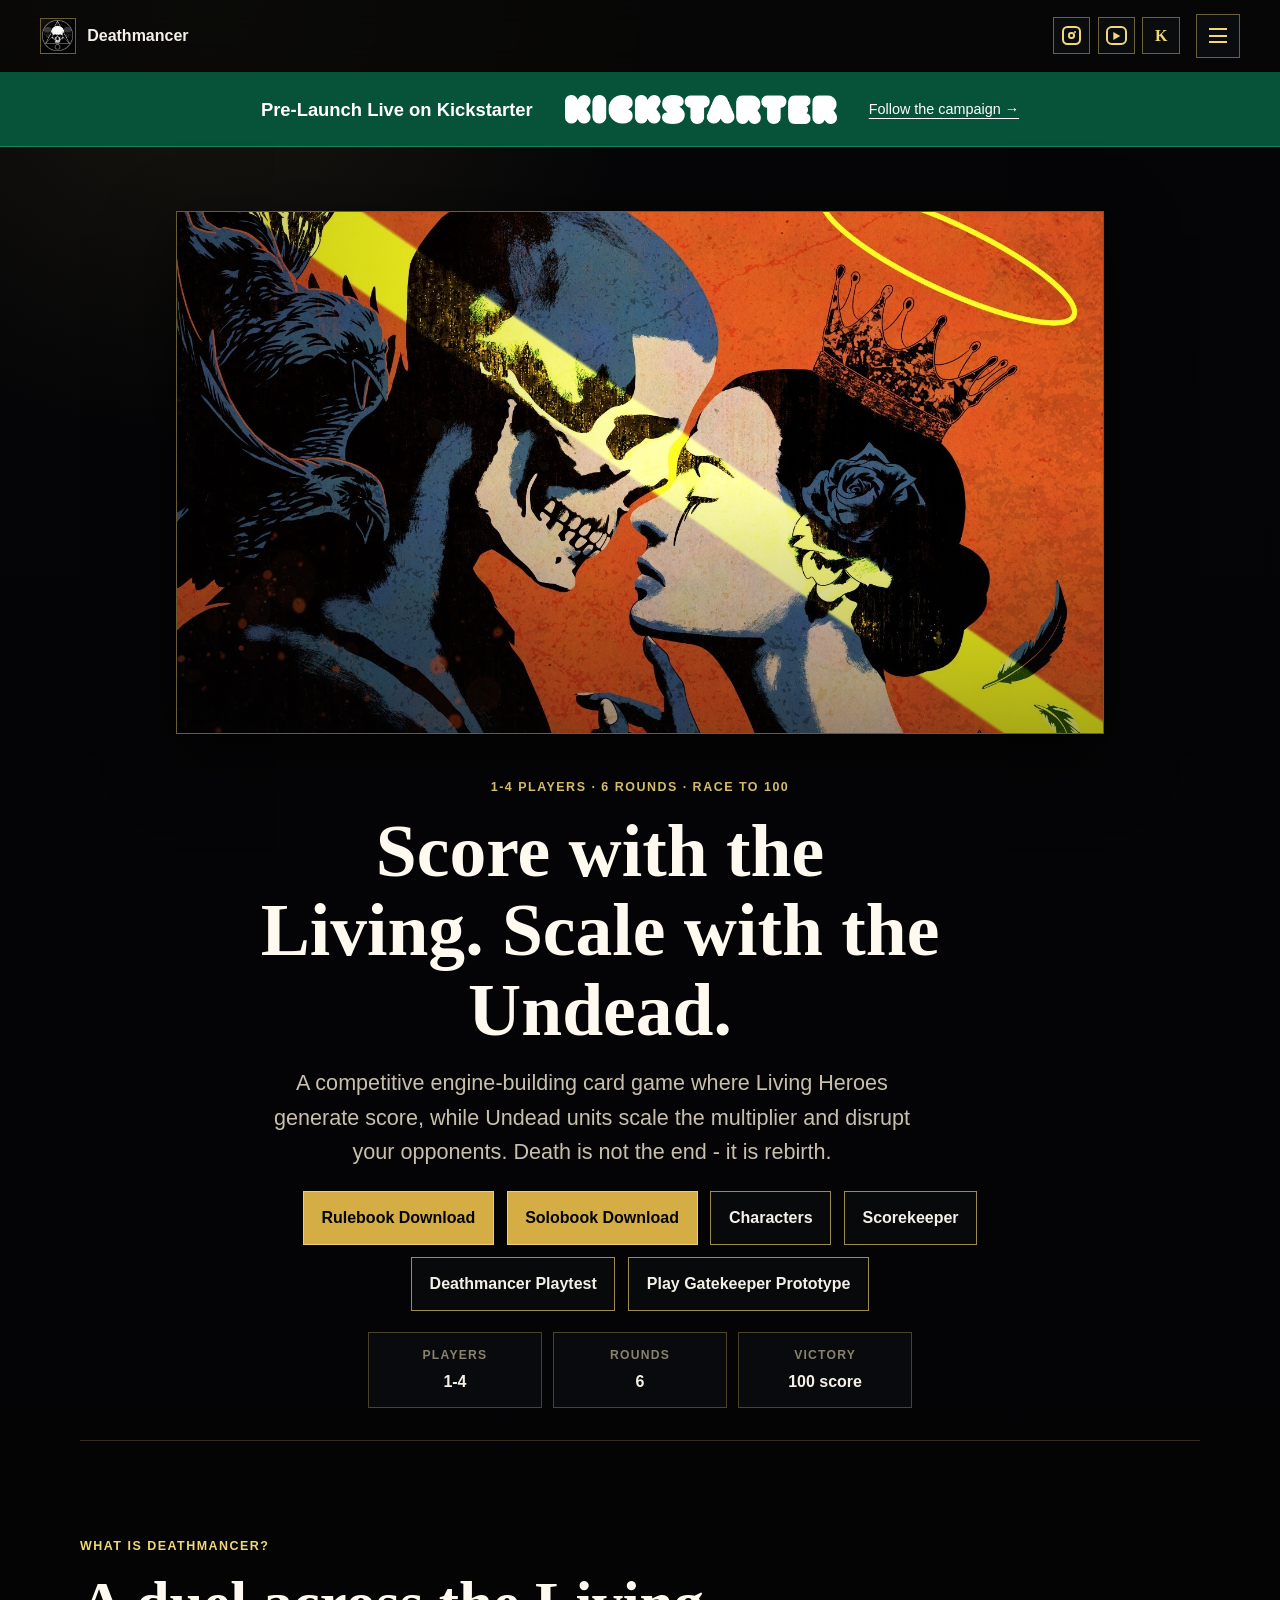
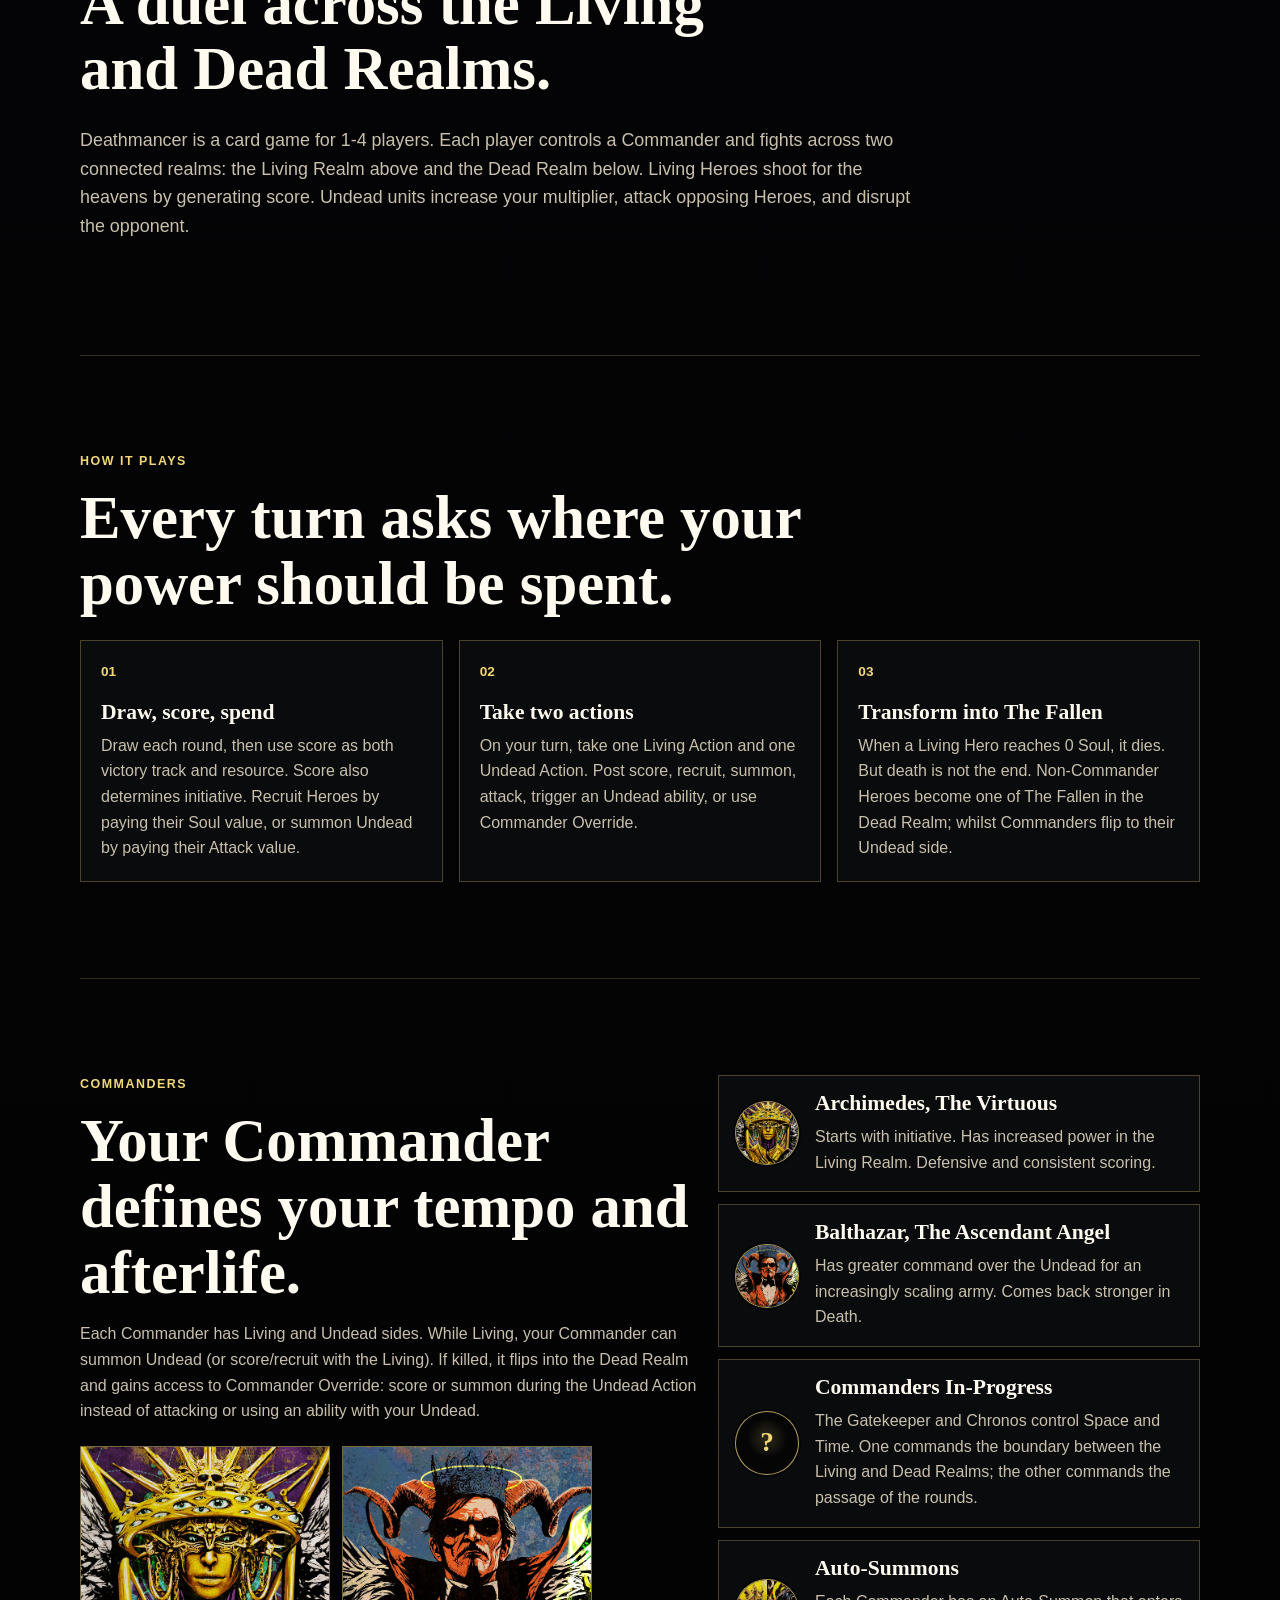
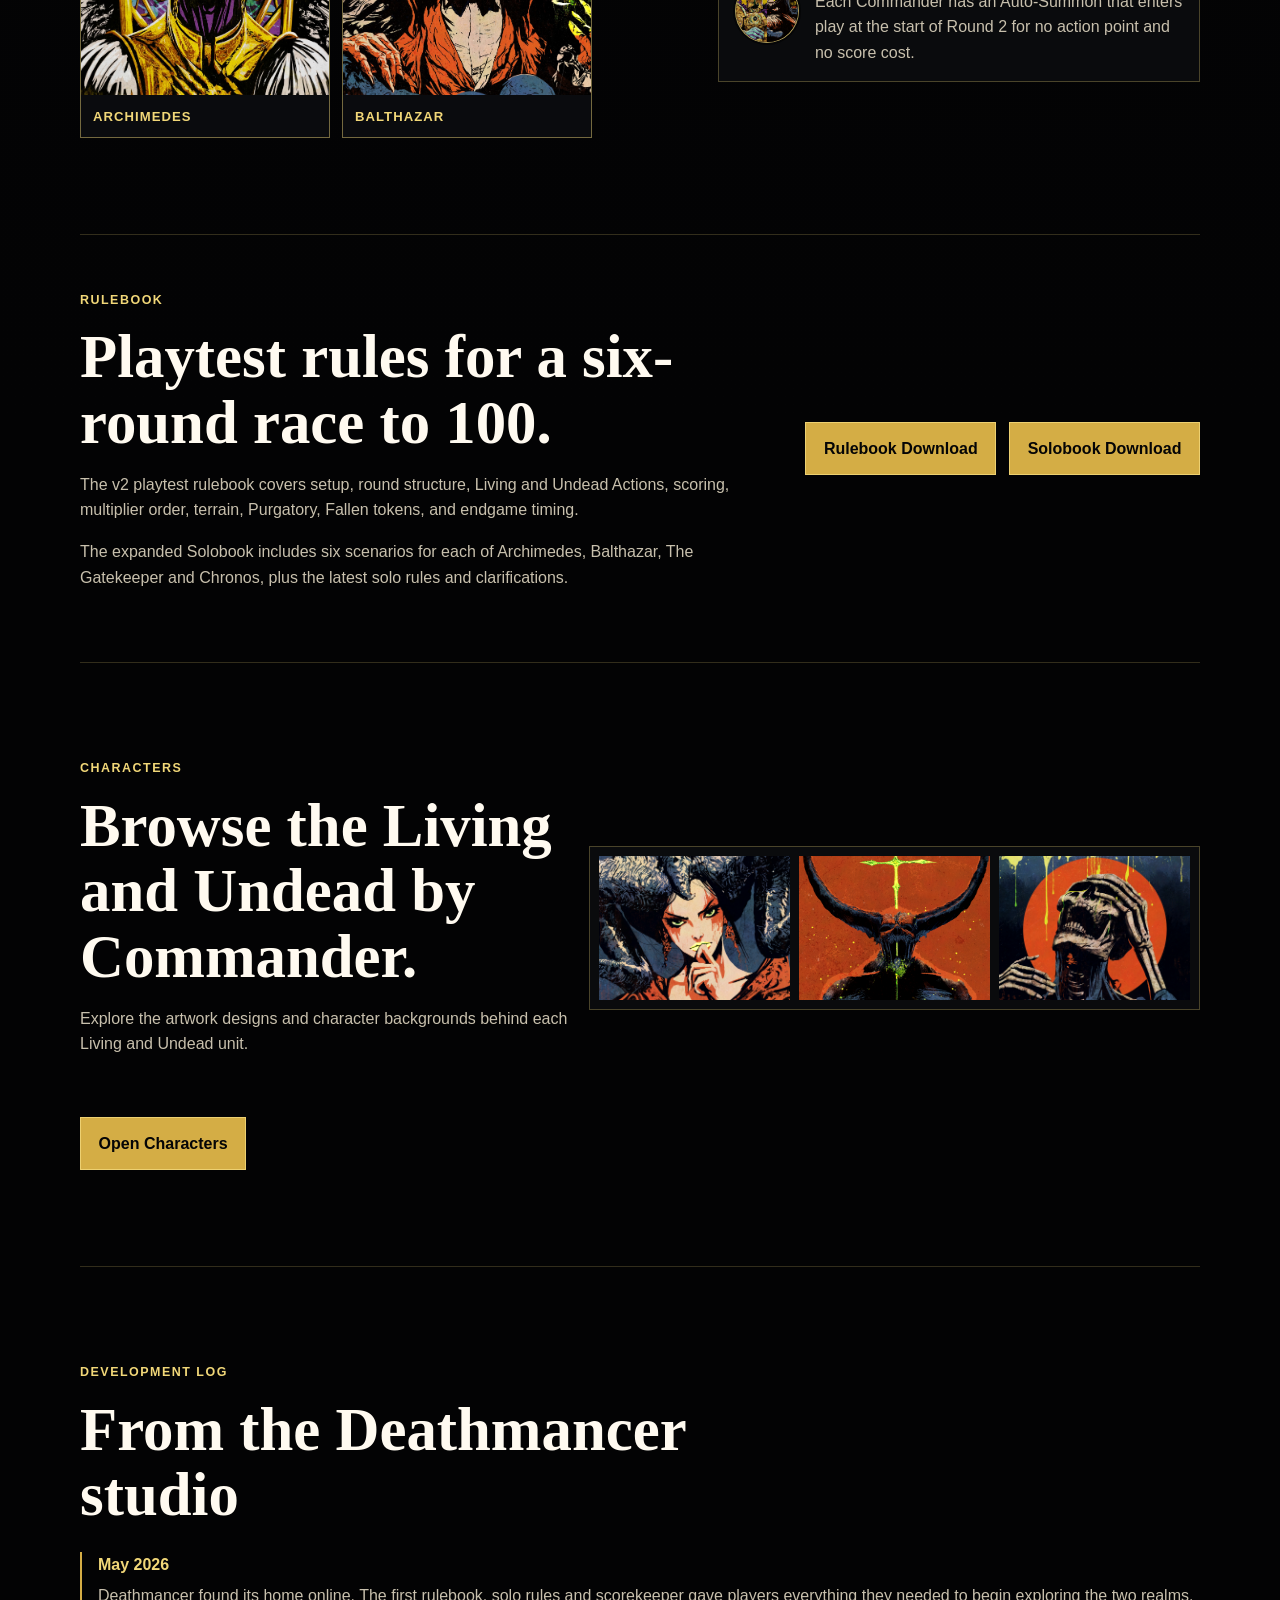
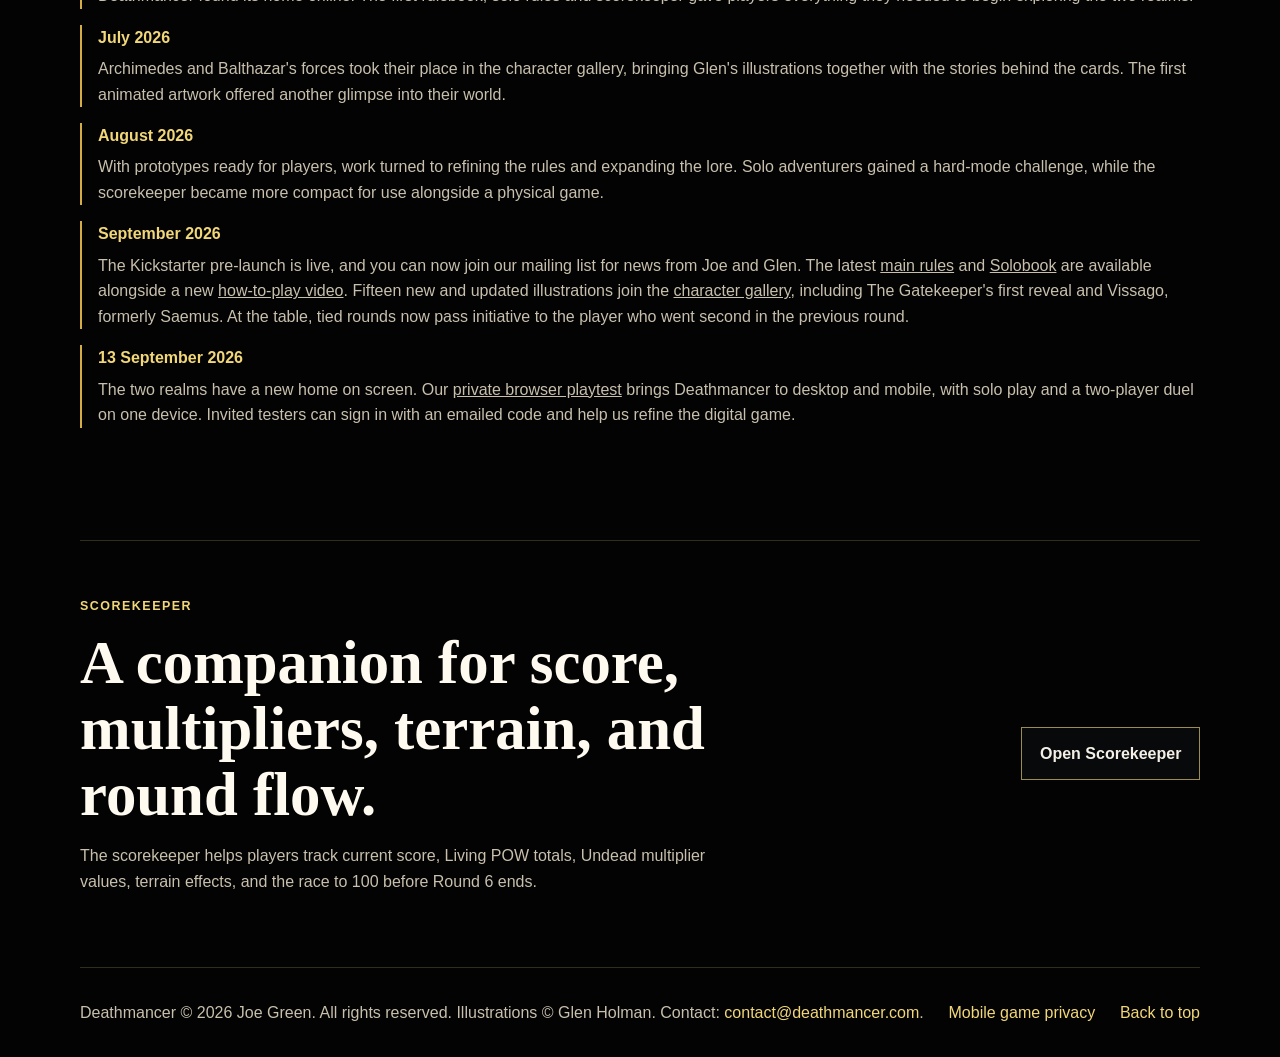
<file: index.html>
<!DOCTYPE html>
<html lang="en">
<head>
  <meta charset="utf-8">
  <meta name="viewport" content="width=device-width, initial-scale=1">
  <meta
    name="description"
    content="Deathmancer is a competitive engine-building card game where Living Heroes generate score and Undead units scale the multiplier."
  >
  <title>Deathmancer | Competitive Engine-Building Card Game</title>
  <link rel="canonical" href="https://deathmancer.com/">
  <link rel="icon" href="./favicon.ico" sizes="any">
  <link rel="icon" type="image/png" sizes="32x32" href="./assets/images/favicon-32x32.png">
  <link rel="icon" type="image/png" sizes="192x192" href="./assets/images/favicon-192x192.png">
  <link rel="apple-touch-icon" sizes="180x180" href="./assets/images/apple-touch-icon.png">
  <link rel="manifest" href="./site.webmanifest">
  <meta property="og:site_name" content="Deathmancer">
  <meta property="og:title" content="Deathmancer | Competitive Engine-Building Card Game">
  <meta
    property="og:description"
    content="A competitive engine-building card game where Living Heroes generate score, while Undead units scale the multiplier."
  >
  <meta property="og:image" content="https://deathmancer.com/assets/images/grief.jpg">
  <meta property="og:image:alt" content="Deathmancer illustration of a crowned figure facing a skull.">
  <meta property="og:type" content="website">
  <meta property="og:url" content="https://deathmancer.com/">
  <meta name="twitter:card" content="summary_large_image">
  <meta name="twitter:title" content="Deathmancer | Competitive Engine-Building Card Game">
  <meta
    name="twitter:description"
    content="A competitive engine-building card game where Living Heroes generate score, while Undead units scale the multiplier."
  >
  <meta name="twitter:image" content="https://deathmancer.com/assets/images/grief.jpg">
  <link rel="stylesheet" href="./styles.css">
  <script type="application/ld+json">
    {
      "@context": "https://schema.org",
      "@type": "Game",
      "name": "Deathmancer",
      "url": "https://deathmancer.com/",
      "image": "https://deathmancer.com/assets/images/grief.jpg",
      "logo": "https://deathmancer.com/assets/images/logo-icon-dark.png",
      "description": "A competitive engine-building card game where Living Heroes generate score, while Undead units scale the multiplier and disrupt opponents.",
      "genre": ["Card game", "Engine-building game", "Dark fantasy"],
      "author": {
        "@type": "Person",
        "name": "Joe Green"
      },
      "publisher": {
        "@type": "Person",
        "name": "Joe Green"
      }
    }
  </script>
  <script src="./newsletter.js?v=1" defer></script>
</head>
<body>
  <header class="site-header" data-header>
    <a class="brand" href="#top" aria-label="Deathmancer home">
      <span class="brand-mark" aria-hidden="true">D</span>
      <span>Deathmancer</span>
    </a>

    <button class="nav-toggle" type="button" aria-expanded="false" aria-controls="site-nav" data-nav-toggle>
      <span></span>
      <span></span>
      <span></span>
      <span class="sr-only">Toggle navigation</span>
    </button>

    <nav class="site-nav" id="site-nav" data-nav>
      <a href="#what">What is Deathmancer?</a>
      <a href="#play">How it plays</a>
      <a href="#commanders">Commanders</a>
      <a href="#rulebook">Rulebook</a>
      <a href="./characters.html">Characters</a>
      <a href="#development-log">Log</a>
      <a href="./how-to-play.html">Video / Media</a>
      <a href="./scorekeeper.html">Scorekeeper</a>
      <a href="https://play.deathmancer.com">Playtest</a>
      <a href="./gatekeeper.html">Gatekeeper Prototype</a>
    </nav>

    <div class="social-links social-links--header" aria-label="Deathmancer social links">
      <a href="https://www.instagram.com/deathmancergame/" target="_blank" rel="noreferrer" aria-label="Deathmancer on Instagram">
        <span class="social-icon social-icon--instagram" aria-hidden="true"></span>
      </a>
      <a href="https://www.youtube.com/@Deathmancer" target="_blank" rel="noreferrer" aria-label="Deathmancer on YouTube">
        <span class="social-icon social-icon--youtube" aria-hidden="true"></span>
      </a>
      <a href="https://www.kickstarter.com/projects/deathmancer/deathmancer" target="_blank" rel="noreferrer" aria-label="Deathmancer on Kickstarter">
        <span class="social-icon social-icon--kickstarter" aria-hidden="true">K</span>
      </a>
    </div>
  </header>

  <main id="top">
    <section class="launch-banner" aria-label="Kickstarter pre-launch">
      <a href="https://www.kickstarter.com/projects/deathmancer/deathmancer" target="_blank" rel="noopener noreferrer">
        <span>Pre-Launch Live on Kickstarter</span>
        <img src="./assets/images/kickstarter-logo-white.png" width="959" height="101" alt="Kickstarter">
        <span class="launch-banner__invitation">Follow the campaign &rarr;</span>
      </a>
    </section>
    <section class="hero hero--feature">
      <figure class="hero__art hero__art--feature">
        <img src="./assets/images/grief.jpg" alt="Deathmancer illustration of a crowned figure facing a skull.">
      </figure>

      <div class="hero__content">
        <p class="eyebrow">1-4 players &middot; 6 rounds &middot; race to 100</p>
        <h1>Score with the Living. Scale with the Undead.</h1>
        <p class="hero__lede">
          A competitive engine-building card game where Living Heroes generate score, while Undead units scale the multiplier and disrupt your opponents. Death is not the end - it is rebirth.
        </p>
        <div class="hero__actions">
          <a class="button button--primary" href="./assets/downloads/deathmancer-rulebook-v2.pdf?v=20261005" download>
            Rulebook Download
          </a>
          <a class="button button--primary" href="./assets/downloads/deathmancer-solobook-v2.pdf?v=20261005" download>
            Solobook Download
          </a>
          <a class="button button--ghost" href="./characters.html">Characters</a>
          <a class="button button--ghost" href="./scorekeeper.html">Scorekeeper</a>
          <a class="button button--ghost" href="https://play.deathmancer.com">Deathmancer Playtest</a>
          <a class="button button--ghost" href="./gatekeeper.html">Play Gatekeeper Prototype</a>
        </div>
        <dl class="stat-strip" aria-label="Game facts">
          <div>
            <dt>Players</dt>
            <dd>1-4</dd>
          </div>
          <div>
            <dt>Rounds</dt>
            <dd>6</dd>
          </div>
          <div>
            <dt>Victory</dt>
            <dd>100 score</dd>
          </div>
        </dl>
      </div>
    </section>

    <section class="section section--intro" id="what">
      <div class="section__heading">
        <p class="eyebrow">What is Deathmancer?</p>
        <h2>A duel across the Living and Dead Realms.</h2>
      </div>
      <p>
        Deathmancer is a card game for 1-4 players. Each player controls a Commander and fights across two connected realms: the Living Realm above and the Dead Realm below. Living Heroes shoot for the heavens by generating score. Undead units increase your multiplier, attack opposing Heroes, and disrupt the opponent.
      </p>
    </section>

    <section class="section" id="play">
      <div class="section__heading">
        <p class="eyebrow">How it plays</p>
        <h2>Every turn asks where your power should be spent.</h2>
      </div>

      <div class="feature-grid">
        <article class="feature-card">
          <span class="feature-card__number">01</span>
          <h3>Draw, score, spend</h3>
          <p>Draw each round, then use score as both victory track and resource. Score also determines initiative. Recruit Heroes by paying their Soul value, or summon Undead by paying their Attack value.</p>
        </article>
        <article class="feature-card">
          <span class="feature-card__number">02</span>
          <h3>Take two actions</h3>
          <p>On your turn, take one Living Action and one Undead Action. Post score, recruit, summon, attack, trigger an Undead ability, or use Commander Override.</p>
        </article>
        <article class="feature-card">
          <span class="feature-card__number">03</span>
          <h3>Transform into The Fallen</h3>
          <p>When a Living Hero reaches 0 Soul, it dies. But death is not the end. Non-Commander Heroes become one of The Fallen in the Dead Realm; whilst Commanders flip to their Undead side.</p>
        </article>
      </div>
    </section>

    <section class="section section--split" id="commanders">
      <div>
        <p class="eyebrow">Commanders</p>
        <h2>Your Commander defines your tempo and afterlife.</h2>
        <p>
          Each Commander has Living and Undead sides. While Living, your Commander can summon Undead (or score/recruit with the Living). If killed, it flips into the Dead Realm and gains access to Commander Override: score or summon during the Undead Action instead of attacking or using an ability with your Undead.
        </p>
        <div class="commander-showcase" aria-label="Living Commander artwork">
          <figure>
            <a href="./characters-archimedes.html" aria-label="Explore Archimedes and his units"><img src="./assets/images/characters/archimedes-living.jpg" alt="Archimedes Living Commander artwork."></a>
            <figcaption>Archimedes</figcaption>
          </figure>
          <figure>
            <a href="./characters-balthazar.html" aria-label="Explore Balthazar and his units"><img src="./assets/images/characters/balthazar-living.jpg" alt="Balthazar Living Commander artwork."></a>
            <figcaption>Balthazar</figcaption>
          </figure>
        </div>
      </div>

      <div class="commander-list" aria-label="Commander archetypes">
        <article>
          <a class="commander-card__icon" href="./characters-archimedes.html" aria-label="Explore Archimedes">
            <img src="./assets/images/characters/archimedes-living.jpg" alt="">
          </a>
          <div>
            <h3>Archimedes, The Virtuous</h3>
            <p>Starts with initiative. Has increased power in the Living Realm. Defensive and consistent scoring.</p>
          </div>
        </article>
        <article>
          <a class="commander-card__icon" href="./characters-balthazar.html" aria-label="Explore Balthazar">
            <img src="./assets/images/characters/balthazar-living.jpg" alt="">
          </a>
          <div>
            <h3>Balthazar, The Ascendant Angel</h3>
            <p>Has greater command over the Undead for an increasingly scaling army. Comes back stronger in Death.</p>
          </div>
        </article>
        <article>
          <span class="commander-card__icon commander-card__icon--placeholder" aria-hidden="true">?</span>
          <div>
            <h3>Commanders In-Progress</h3>
            <p>The Gatekeeper and Chronos control Space and Time. One commands the boundary between the Living and Dead Realms; the other commands the passage of the rounds.</p>
          </div>
        </article>
        <article>
          <span class="commander-card__icon commander-card__icon--split" aria-hidden="true">
            <img src="./assets/images/characters/sentinel.jpg" alt="">
            <img src="./assets/images/characters/wailer.jpg" alt="">
          </span>
          <div>
            <h3>Auto-Summons</h3>
            <p>Each Commander has an Auto-Summon that enters play at the start of Round 2 for no action point and no score cost.</p>
          </div>
        </article>
      </div>
    </section>

    <section class="section rulebook" id="rulebook">
      <div>
        <p class="eyebrow">Rulebook</p>
        <h2>Playtest rules for a six-round race to 100.</h2>
        <p>
          The v2 playtest rulebook covers setup, round structure, Living and Undead Actions, scoring, multiplier order, terrain, Purgatory, Fallen tokens, and endgame timing.
        </p>
        <p>The expanded Solobook includes six scenarios for each of Archimedes, Balthazar, The Gatekeeper and Chronos, plus the latest solo rules and clarifications.</p>
      </div>
      <div class="rulebook__actions">
        <a class="button button--primary" href="./assets/downloads/deathmancer-rulebook-v2.pdf?v=20261005" download>
          Rulebook Download
        </a>
        <a class="button button--primary" href="./assets/downloads/deathmancer-solobook-v2.pdf?v=20261005" download>
          Solobook Download
        </a>
      </div>
    </section>

    <section class="section characters-callout" id="characters">
      <div class="section__heading">
        <p class="eyebrow">Characters</p>
        <h2>Browse the Living and Undead by Commander.</h2>
        <p>
          Explore the artwork designs and character backgrounds behind each Living and Undead unit.
        </p>
      </div>
      <div class="characters-callout__preview">
        <img src="./assets/images/characters/azael.jpg" alt="Azael character artwork for Deathmancer.">
        <img src="./assets/images/characters/wrath.jpg" alt="Wrath character artwork for Deathmancer.">
        <img src="./assets/images/characters/woe.jpg" alt="Woe character artwork for Deathmancer.">
      </div>
      <a class="button button--primary" href="./characters.html">Open Characters</a>
    </section>

    <section class="section" id="development-log">
      <div class="section__heading">
        <p class="eyebrow">Development Log</p>
        <h2>From the Deathmancer studio</h2>
      </div>

      <ol class="timeline">
        <li>
          <time datetime="2026-05">May 2026</time>
          <span>Deathmancer found its home online. The first rulebook, solo rules and scorekeeper gave players everything they needed to begin exploring the two realms.</span>
        </li>
        <li>
          <time datetime="2026-07">July 2026</time>
          <span>Archimedes and Balthazar's forces took their place in the character gallery, bringing Glen's illustrations together with the stories behind the cards. The first animated artwork offered another glimpse into their world.</span>
        </li>
        <li>
          <time datetime="2026-08">August 2026</time>
          <span>With prototypes ready for players, work turned to refining the rules and expanding the lore. Solo adventurers gained a hard-mode challenge, while the scorekeeper became more compact for use alongside a physical game.</span>
        </li>
        <li>
          <time datetime="2026-09">September 2026</time>
          <span>The Kickstarter pre-launch is live, and you can now join our mailing list for news from Joe and Glen. The latest <a href="./assets/downloads/deathmancer-rulebook-v2.pdf?v=20261005" download>main rules</a> and <a href="./assets/downloads/deathmancer-solobook-v2.pdf?v=20261005" download>Solobook</a> are available alongside a new <a href="./how-to-play.html">how-to-play video</a>. Fifteen new and updated illustrations join the <a href="./characters.html">character gallery</a>, including The Gatekeeper's first reveal and Vissago, formerly Saemus. At the table, tied rounds now pass initiative to the player who went second in the previous round.</span>
        </li>
        <li>
          <time datetime="2026-09-13">13 September 2026</time>
          <span>The two realms have a new home on screen. Our <a href="https://play.deathmancer.com">private browser playtest</a> brings Deathmancer to desktop and mobile, with solo play and a two-player duel on one device. Invited testers can sign in with an emailed code and help us refine the digital game.</span>
        </li>
      </ol>
    </section>

    <section class="section scorekeeper-callout" id="scorekeeper">
      <div>
        <p class="eyebrow">Scorekeeper</p>
        <h2>A companion for score, multipliers, terrain, and round flow.</h2>
        <p>
          The scorekeeper helps players track current score, Living POW totals, Undead multiplier values, terrain effects, and the race to 100 before Round 6 ends.
        </p>
      </div>
      <a class="button button--ghost" href="./scorekeeper.html">Open Scorekeeper</a>
    </section>
  </main>

  <footer class="site-footer">
    <p>Deathmancer &copy; 2026 Joe Green. All rights reserved. Illustrations &copy; Glen Holman. Contact: <a href="mailto:contact@deathmancer.com">contact@deathmancer.com</a>.</p>
    <a href="./privacy.html">Mobile game privacy</a>
    <a href="#top">Back to top</a>
  </footer>

  <script src="./script.js?v=0.9.1"></script>
</body>
</html>
</file>
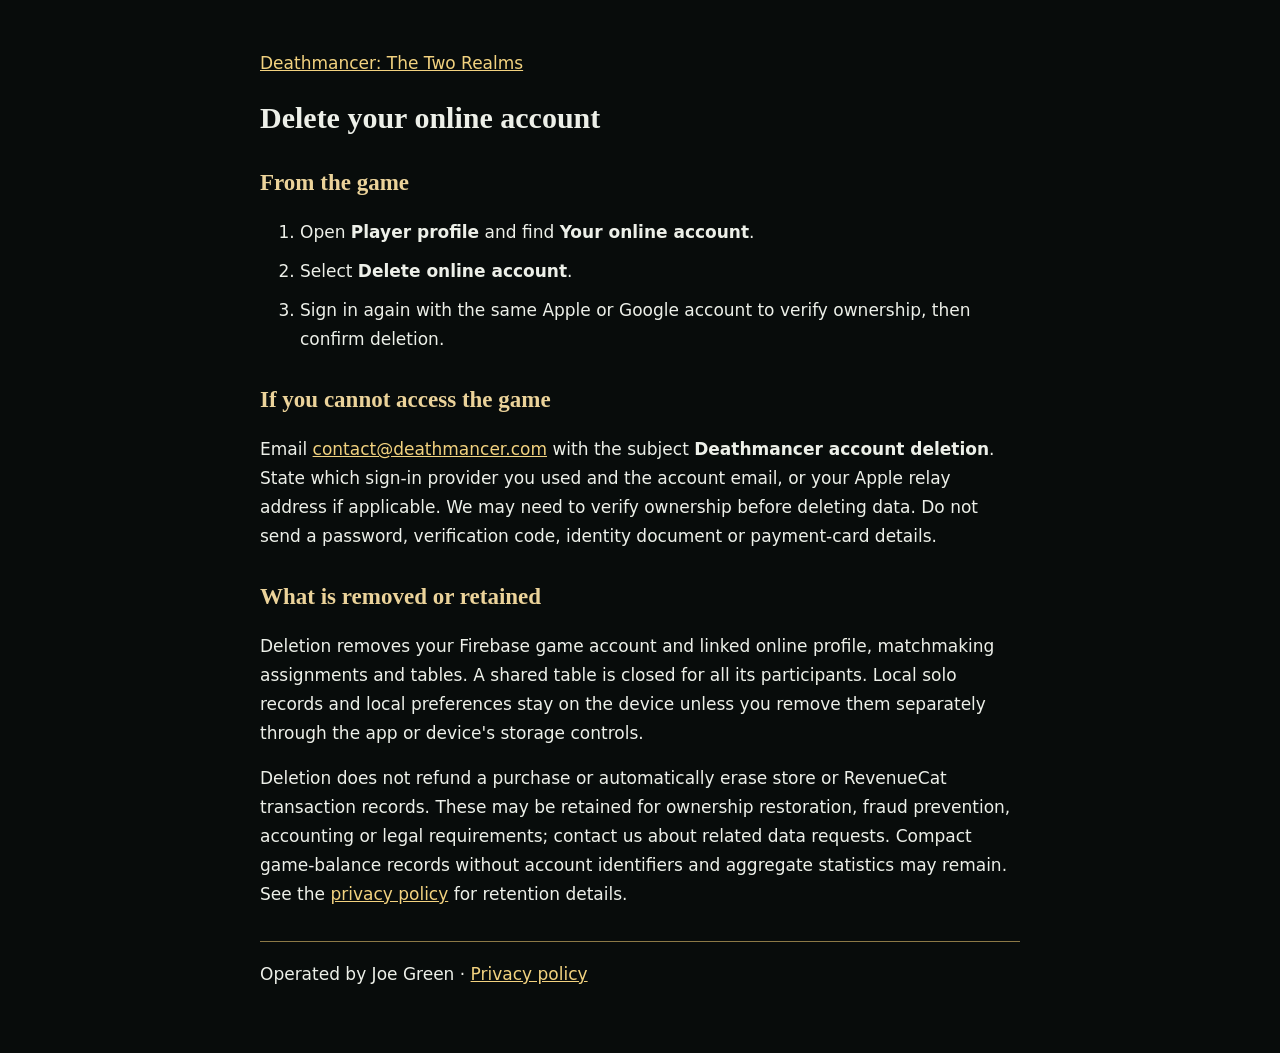
<file: account-deletion.html>
<!doctype html>
<html lang="en">
<head>
  <meta charset="utf-8">
  <meta name="viewport" content="width=device-width,initial-scale=1">
  <title>Delete Your Online Account | Deathmancer</title>
  <link rel="canonical" href="https://deathmancer.com/account-deletion.html">
  <link rel="icon" href="./favicon.ico">
  <style>:root{color-scheme:dark}body{margin:0;background:#080c0b;color:#edf0e9;font:17px/1.7 system-ui,sans-serif}main{max-width:760px;margin:auto;padding:32px 24px 64px}h1{font:600 30px/1.3 Georgia,serif}h2{font:600 23px/1.4 Georgia,serif;color:#ebd39a;margin-top:30px}a{color:#f2d27f;overflow-wrap:anywhere}a:focus-visible{outline:2px solid white;outline-offset:4px}li{margin:10px 0}footer{border-top:1px solid #8c7946;margin-top:32px;padding-top:18px}</style>
</head>
<body><main>
  <p><a href="./">Deathmancer: The Two Realms</a></p>
  <h1>Delete your online account</h1>
  <h2>From the game</h2>
  <ol><li>Open <strong>Player profile</strong> and find <strong>Your online account</strong>.</li><li>Select <strong>Delete online account</strong>.</li><li>Sign in again with the same Apple or Google account to verify ownership, then confirm deletion.</li></ol>
  <h2>If you cannot access the game</h2>
  <p>Email <a href="mailto:contact@deathmancer.com?subject=Deathmancer%20account%20deletion">contact@deathmancer.com</a> with the subject <strong>Deathmancer account deletion</strong>. State which sign-in provider you used and the account email, or your Apple relay address if applicable. We may need to verify ownership before deleting data. Do not send a password, verification code, identity document or payment-card details.</p>
  <h2>What is removed or retained</h2>
  <p>Deletion removes your Firebase game account and linked online profile, matchmaking assignments and tables. A shared table is closed for all its participants. Local solo records and local preferences stay on the device unless you remove them separately through the app or device's storage controls.</p>
  <p>Deletion does not refund a purchase or automatically erase store or RevenueCat transaction records. These may be retained for ownership restoration, fraud prevention, accounting or legal requirements; contact us about related data requests. Compact game-balance records without account identifiers and aggregate statistics may remain. See the <a href="./privacy.html">privacy policy</a> for retention details.</p>
  <footer>Operated by Joe Green &middot; <a href="./privacy.html">Privacy policy</a></footer>
</main></body>
</html>
</file>
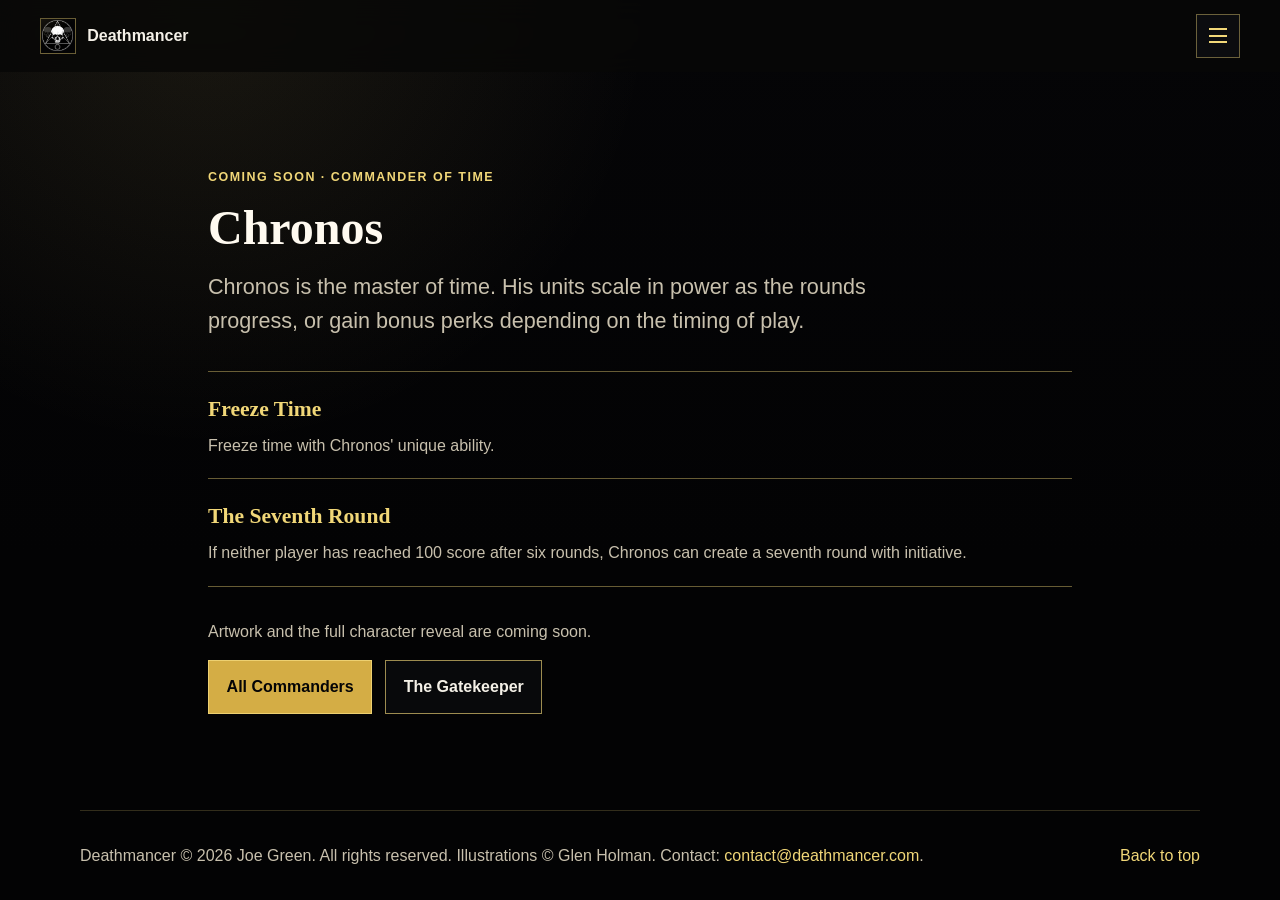
<file: characters-chronos.html>
<!DOCTYPE html>
<html lang="en">
<head>
  <meta charset="utf-8">
  <meta name="viewport" content="width=device-width, initial-scale=1">
  <meta
    name="description"
    content="Chronos is the master of time. His units scale in power as the rounds progress, or gain bonus perks depending on the timing of play."
  >
  <title>Chronos Characters | Deathmancer</title>
  <link rel="canonical" href="https://deathmancer.com/characters-chronos.html">
  <link rel="icon" href="./favicon.ico" sizes="any">
  <link rel="icon" type="image/png" sizes="32x32" href="./assets/images/favicon-32x32.png">
  <link rel="icon" type="image/png" sizes="192x192" href="./assets/images/favicon-192x192.png">
  <link rel="apple-touch-icon" sizes="180x180" href="./assets/images/apple-touch-icon.png">
  <link rel="manifest" href="./site.webmanifest">
  <meta property="og:site_name" content="Deathmancer">
  <meta property="og:title" content="Chronos Characters | Deathmancer">
  <meta
    property="og:description"
    content="Chronos is the master of time. His units scale in power as the rounds progress, or gain bonus perks depending on the timing of play."
  >
  <meta property="og:image" content="https://deathmancer.com/assets/images/logo-icon-dark.png">
  <meta property="og:image:alt" content="Deathmancer placeholder mark.">
  <meta property="og:type" content="website">
  <meta property="og:url" content="https://deathmancer.com/characters-chronos.html">
  <meta name="twitter:card" content="summary_large_image">
  <meta name="twitter:title" content="Chronos Characters | Deathmancer">
  <meta
    name="twitter:description"
    content="Chronos is the master of time. His units scale in power as the rounds progress, or gain bonus perks depending on the timing of play."
  >
  <meta name="twitter:image" content="https://deathmancer.com/assets/images/logo-icon-dark.png">
  <link rel="stylesheet" href="./styles.css">
  <script src="./newsletter.js?v=1" defer></script>
</head>
<body class="characters-page">
  <header class="site-header" data-header>
    <a class="brand" href="./index.html" aria-label="Deathmancer home">
      <span class="brand-mark" aria-hidden="true">D</span>
      <span>Deathmancer</span>
    </a>

    <button class="nav-toggle" type="button" aria-expanded="false" aria-controls="site-nav" data-nav-toggle>
      <span></span>
      <span></span>
      <span></span>
      <span class="sr-only">Toggle navigation</span>
    </button>

    <nav class="site-nav" id="site-nav" data-nav>
      <a href="./index.html#what">What is Deathmancer?</a>
      <a href="./index.html#play">How it plays</a>
      <a href="./characters.html">Characters</a>
      <a href="./index.html#rulebook">Rulebook</a>
      <a href="./how-to-play.html">Video / Media</a>
      <a href="./scorekeeper.html">Scorekeeper</a>
      <a href="./gatekeeper.html">Gatekeeper Prototype</a>
    </nav>
  </header>

  <main class="character-page commander-preview" id="top">
    <section aria-labelledby="commander-title">
      <p class="eyebrow">Coming Soon &middot; Commander of Time</p>
      <h1 id="commander-title">Chronos</h1>
      <p class="hero__lede">Chronos is the master of time. His units scale in power as the rounds progress, or gain bonus perks depending on the timing of play.</p>
      <dl class="commander-preview__abilities">
        <div>
          <dt>Freeze Time</dt>
          <dd>Freeze time with Chronos' unique ability.</dd>
        </div>
        <div>
          <dt>The Seventh Round</dt>
          <dd>If neither player has reached 100 score after six rounds, Chronos can create a seventh round with initiative.</dd>
        </div>
      </dl>
      <p>Artwork and the full character reveal are coming soon.</p>
      <div class="hero__actions">
        <a class="button button--primary" href="./characters.html">All Commanders</a>
        <a class="button button--ghost" href="./characters-gatekeeper.html">The Gatekeeper</a>
      </div>
    </section>
  </main>

  <footer class="site-footer">
    <p>Deathmancer &copy; 2026 Joe Green. All rights reserved. Illustrations &copy; Glen Holman. Contact: <a href="mailto:contact@deathmancer.com">contact@deathmancer.com</a>.</p>
    <a href="#top">Back to top</a>
  </footer>

  <script src="./script.js?v=0.9.1"></script>
</body>
</html>
</file>
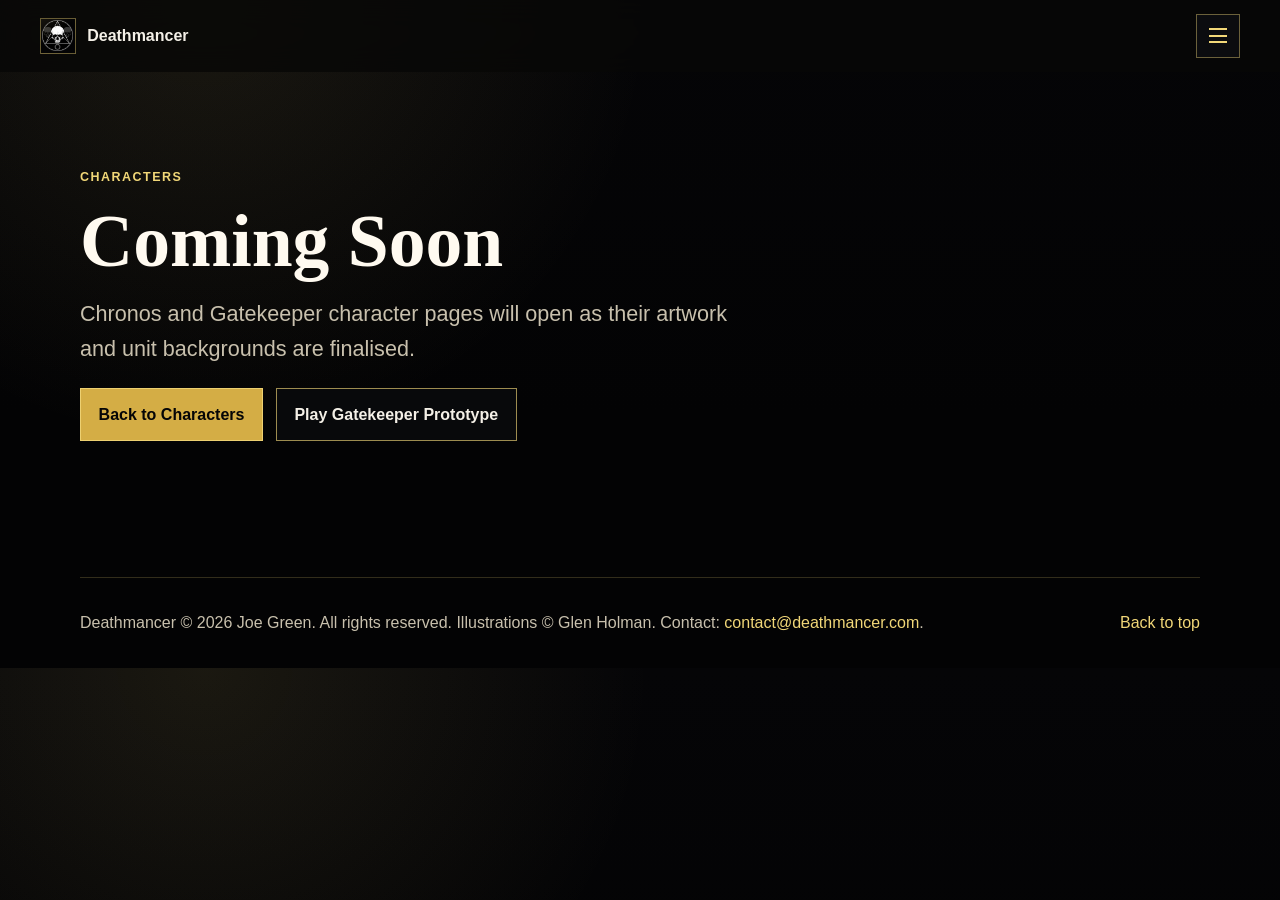
<file: characters-coming-soon.html>
<!DOCTYPE html>
<html lang="en">
<head>
  <meta charset="utf-8">
  <meta name="viewport" content="width=device-width, initial-scale=1">
  <meta
    name="description"
    content="Chronos and Gatekeeper character artwork for Deathmancer is coming soon."
  >
  <title>Characters Coming Soon | Deathmancer</title>
  <link rel="canonical" href="https://deathmancer.com/characters-coming-soon.html">
  <link rel="icon" href="./favicon.ico" sizes="any">
  <link rel="icon" type="image/png" sizes="32x32" href="./assets/images/favicon-32x32.png">
  <link rel="icon" type="image/png" sizes="192x192" href="./assets/images/favicon-192x192.png">
  <link rel="apple-touch-icon" sizes="180x180" href="./assets/images/apple-touch-icon.png">
  <link rel="manifest" href="./site.webmanifest">
  <meta property="og:site_name" content="Deathmancer">
  <meta property="og:title" content="Characters Coming Soon | Deathmancer">
  <meta
    property="og:description"
    content="Chronos and Gatekeeper character artwork for Deathmancer is coming soon."
  >
  <meta property="og:image" content="https://deathmancer.com/assets/images/deathmancer-hero.svg">
  <meta property="og:image:alt" content="Deathmancer placeholder mark.">
  <meta property="og:type" content="website">
  <meta property="og:url" content="https://deathmancer.com/characters-coming-soon.html">
  <meta name="twitter:card" content="summary_large_image">
  <meta name="twitter:title" content="Characters Coming Soon | Deathmancer">
  <meta
    name="twitter:description"
    content="Chronos and Gatekeeper character artwork for Deathmancer is coming soon."
  >
  <meta name="twitter:image" content="https://deathmancer.com/assets/images/deathmancer-hero.svg">
  <link rel="stylesheet" href="./styles.css">
  <script src="./newsletter.js?v=1" defer></script>
</head>
<body class="characters-page">
  <header class="site-header" data-header>
    <a class="brand" href="./index.html" aria-label="Deathmancer home">
      <span class="brand-mark" aria-hidden="true">D</span>
      <span>Deathmancer</span>
    </a>

    <button class="nav-toggle" type="button" aria-expanded="false" aria-controls="site-nav" data-nav-toggle>
      <span></span>
      <span></span>
      <span></span>
      <span class="sr-only">Toggle navigation</span>
    </button>

    <nav class="site-nav" id="site-nav" data-nav>
      <a href="./index.html#what">What is Deathmancer?</a>
      <a href="./index.html#play">How it plays</a>
      <a href="./characters.html">Characters</a>
      <a href="./index.html#rulebook">Rulebook</a>
      <a href="./how-to-play.html">Video / Media</a>
      <a href="./scorekeeper.html">Scorekeeper</a>
      <a href="./gatekeeper.html">Gatekeeper Prototype</a>
    </nav>
  </header>

  <main class="character-page character-page--gateway" id="top">
    <section class="character-hero character-hero--wide">
      <p class="eyebrow">Characters</p>
      <h1>Coming Soon</h1>
      <p class="hero__lede">
        Chronos and Gatekeeper character pages will open as their artwork and unit backgrounds are finalised.
      </p>
      <div class="hero__actions">
        <a class="button button--primary" href="./characters.html">Back to Characters</a>
        <a class="button button--ghost" href="./gatekeeper.html">Play Gatekeeper Prototype</a>
      </div>
    </section>
  </main>

  <footer class="site-footer">
    <p>Deathmancer &copy; 2026 Joe Green. All rights reserved. Illustrations &copy; Glen Holman. Contact: <a href="mailto:contact@deathmancer.com">contact@deathmancer.com</a>.</p>
    <a href="#top">Back to top</a>
  </footer>

  <script src="./script.js?v=0.9.1"></script>
</body>
</html>
</file>
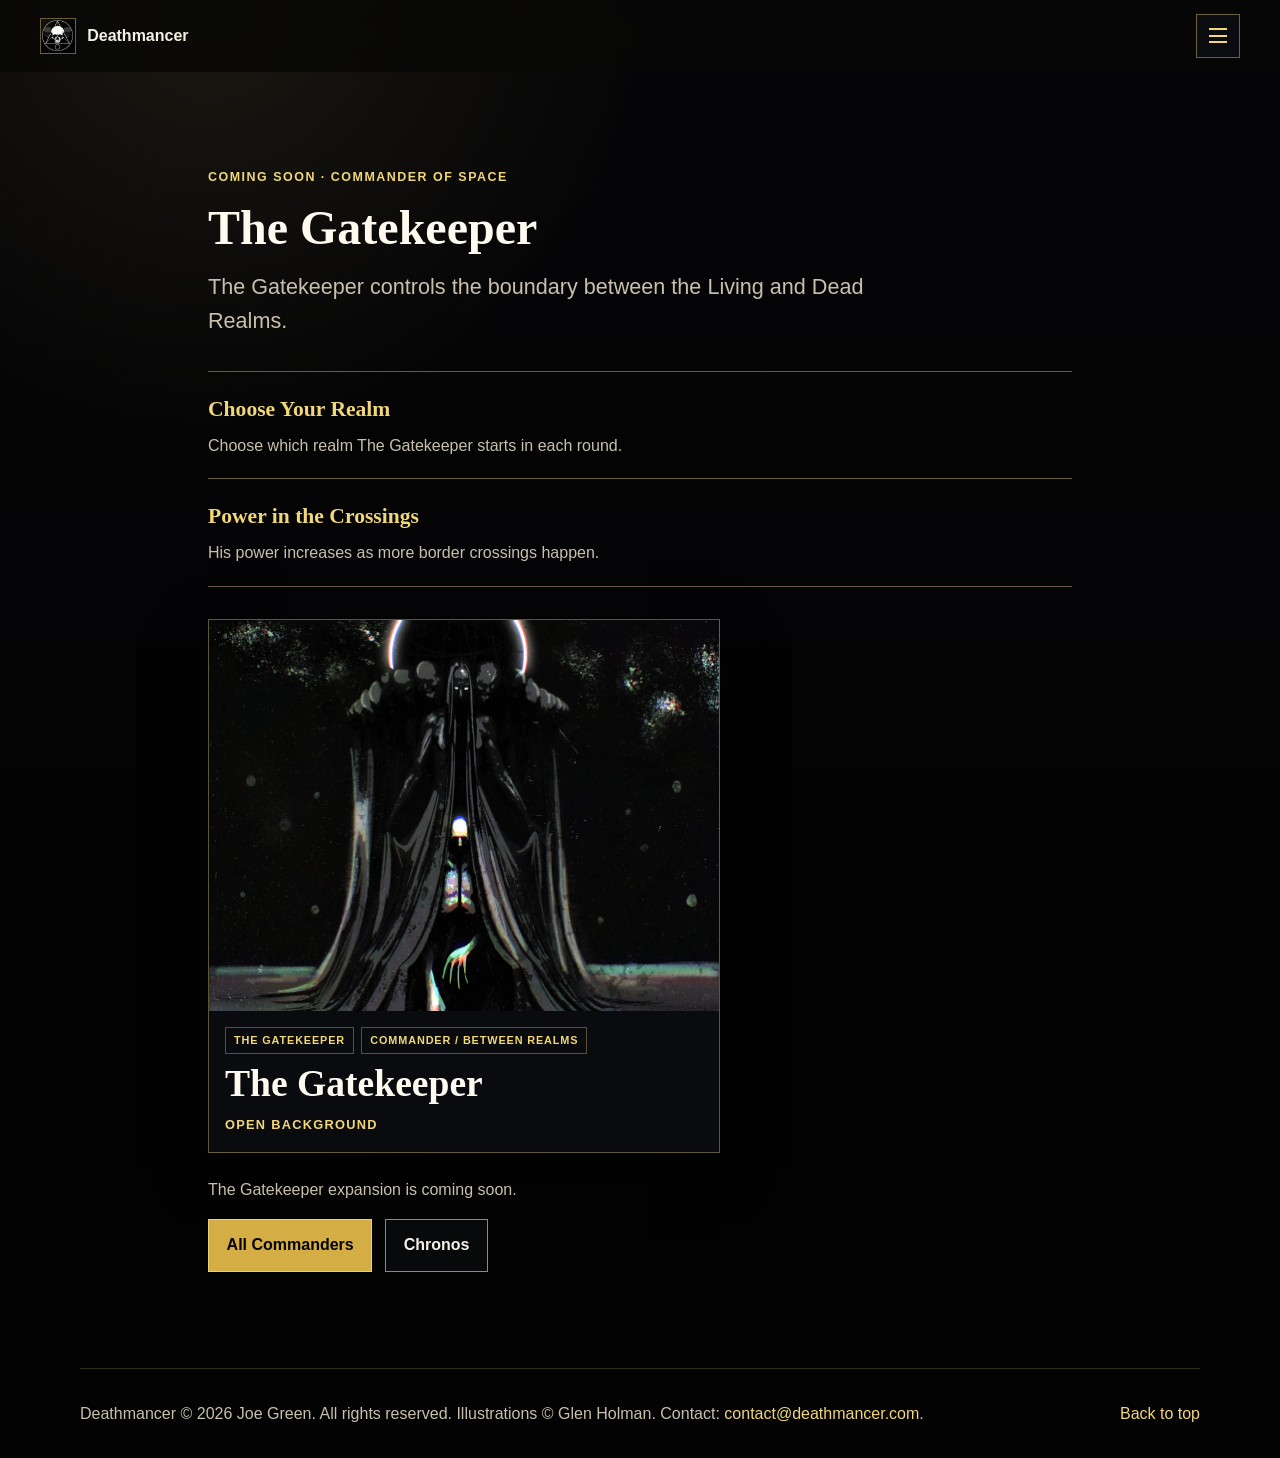
<file: characters-gatekeeper.html>
<!DOCTYPE html>
<html lang="en">
<head>
  <meta charset="utf-8">
  <meta name="viewport" content="width=device-width, initial-scale=1">
  <meta
    name="description"
    content="The Gatekeeper controls the boundary between the Living and Dead Realms."
  >
  <title>The Gatekeeper Characters | Deathmancer</title>
  <link rel="canonical" href="https://deathmancer.com/characters-gatekeeper.html">
  <link rel="icon" href="./favicon.ico" sizes="any">
  <link rel="icon" type="image/png" sizes="32x32" href="./assets/images/favicon-32x32.png">
  <link rel="icon" type="image/png" sizes="192x192" href="./assets/images/favicon-192x192.png">
  <link rel="apple-touch-icon" sizes="180x180" href="./assets/images/apple-touch-icon.png">
  <link rel="manifest" href="./site.webmanifest">
  <meta property="og:site_name" content="Deathmancer">
  <meta property="og:title" content="The Gatekeeper Characters | Deathmancer">
  <meta
    property="og:description"
    content="The Gatekeeper controls the boundary between the Living and Dead Realms."
  >
  <meta property="og:image" content="https://deathmancer.com/assets/images/characters/the-gatekeeper.jpg">
  <meta property="og:image:alt" content="The Gatekeeper Commander artwork for Deathmancer.">
  <meta property="og:type" content="website">
  <meta property="og:url" content="https://deathmancer.com/characters-gatekeeper.html">
  <meta name="twitter:card" content="summary_large_image">
  <meta name="twitter:title" content="The Gatekeeper Characters | Deathmancer">
  <meta
    name="twitter:description"
    content="The Gatekeeper controls the boundary between the Living and Dead Realms."
  >
  <meta name="twitter:image" content="https://deathmancer.com/assets/images/characters/the-gatekeeper.jpg">
  <link rel="stylesheet" href="./styles.css">
  <script src="./newsletter.js?v=1" defer></script>
</head>
<body class="characters-page">
  <header class="site-header" data-header>
    <a class="brand" href="./index.html" aria-label="Deathmancer home">
      <span class="brand-mark" aria-hidden="true">D</span>
      <span>Deathmancer</span>
    </a>

    <button class="nav-toggle" type="button" aria-expanded="false" aria-controls="site-nav" data-nav-toggle>
      <span></span>
      <span></span>
      <span></span>
      <span class="sr-only">Toggle navigation</span>
    </button>

    <nav class="site-nav" id="site-nav" data-nav>
      <a href="./index.html#what">What is Deathmancer?</a>
      <a href="./index.html#play">How it plays</a>
      <a href="./characters.html">Characters</a>
      <a href="./index.html#rulebook">Rulebook</a>
      <a href="./how-to-play.html">Video / Media</a>
      <a href="./scorekeeper.html">Scorekeeper</a>
      <a href="./gatekeeper.html">Gatekeeper Prototype</a>
    </nav>
  </header>

  <main class="character-page commander-preview" id="top">
    <section aria-labelledby="commander-title">
      <p class="eyebrow">Coming Soon &middot; Commander of Space</p>
      <h1 id="commander-title">The Gatekeeper</h1>
      <p class="hero__lede">The Gatekeeper controls the boundary between the Living and Dead Realms.</p>
      <dl class="commander-preview__abilities">
        <div>
          <dt>Choose Your Realm</dt>
          <dd>Choose which realm The Gatekeeper starts in each round.</dd>
        </div>
        <div>
          <dt>Power in the Crossings</dt>
          <dd>His power increases as more border crossings happen.</dd>
        </div>
      </dl>
        <button class="character-card character-card--button" type="button" data-character-modal data-name="The Gatekeeper, The Judge Between Realms" data-commander="The Gatekeeper" data-type="Commander / Between Realms" data-unit="Holder of the Vacant Office" data-known="Chooses which realm he starts in each round, gaining power as more border crossings happen." data-history="*A soul comes forward. I hear it. I weigh it. I decide whether the door remembers how to open.*&#10;&#10;The first thing taken from the Gatekeeper is his name.&#10;&#10;The contract lies open on an onyx table between two realms, its final line waiting beneath a black seal. The man who signs it remembers having lived but cannot recover the word by which the Living called him. Ink passes through the place where that name should be. Scribe&#x27;s books preserve a blank line. Even Echo can repeat only the silence left behind. For now, and perhaps for longer than now, he is simply the Gatekeeper.&#10;&#10;The office is older than its holder. At the Threshold, a queue of souls gathers before doors that do not open onto places so much as verdicts. Each soul comes forward. He hears it, weighs it and decides: pass, hold or refuse. The dead may plead honestly, lie beautifully or offer Tokens made by dead hands - coins, teeth, rings, promises hardened into objects. Accepting such an offering may fund the binding of a violent spirit or the sealing of a failing Gate. It may also make judgement look uncomfortably like trade. The office provides rules, but not innocence.&#10;&#10;Sebastien serves as Steward of the Threshold and clerk of impossible cases. Slender, immaculate and patient, he knows where the ledgers are kept, which doors must never be opened and how previous Gatekeepers failed. He answers the question asked rather than the one meant, a habit that makes his assistance both indispensable and suspect. Whether he serves the office, the Gate or some design of his own is a distinction he has never volunteered.&#10;&#10;Unlike Archimedes and Balthazar, the Gatekeeper belongs wholly to neither side of the divide. In the Living Realm he is recognisably a man: breathing, woundable and burdened by instincts that survive the loss of biography. In the Dead Realm his outline loosens. Colour drains from him; light shows through old injuries; voices waiting at the Gate can be heard within his shadow. Yet he is not dead. He may cross back, cheating the finality that governs ordinary souls.&#10;&#10;Every passage alters him. Power gathers not through conquest but through traffic: a soul judged, an ally crossing, the Gatekeeper himself stepping from breath into pallor and back again. In battle this makes him initially slight beside the archangel and archdemon. Over time, however, each transition becomes precedent, and precedent is the oldest magic of any threshold. The more often the boundary acknowledges his authority, the harder he becomes to deny.&#10;&#10;That authority carries a private danger. A Gate is not merely a door but a pressure held in shape. Violent Undead can assault it. Too many false judgements can make it unstable. If the Threshold breaks, the distinction between Living and Dead ceases to be a law and becomes a suggestion. The Gatekeeper must therefore judge individuals while also preserving the system that makes judgement possible. Mercy toward one soul may endanger a thousand. Refusal may keep the realms safe and still be wrong.&#10;&#10;He has begun to suspect that his missing name was not taken as payment, but removed as evidence. Certain souls recognise his face and recoil. Others address him with titles that Sebastien insists are obsolete. At rare moments the Gates respond to his anger before he has consciously commanded them. The deeper nature of the office remains unrevealed, as does the reason a seemingly ordinary man can inhabit it. The Gatekeeper&#x27;s central mystery is not whether he possesses power. It is what kind of being must forget itself in order to judge others fairly." data-closing="" data-image="./assets/images/characters/the-gatekeeper.jpg">
          <img src="./assets/images/characters/the-gatekeeper.jpg" alt="The Gatekeeper character artwork for Deathmancer." loading="lazy">
          <span class="character-card__body">
            <span class="character-card__meta"><span>The Gatekeeper</span><span>Commander / Between Realms</span></span>
            <strong>The Gatekeeper</strong>
            <span class="character-card__action">Open background</span>
          </span>
        </button>
      <p>The Gatekeeper expansion is coming soon.</p>
      <div class="hero__actions">
        <a class="button button--primary" href="./characters.html">All Commanders</a>
        <a class="button button--ghost" href="./characters-chronos.html">Chronos</a>
      </div>
    </section>
  </main>

  <dialog class="character-modal character-modal--gatekeeper" data-character-dialog aria-labelledby="character-dialog-title">
    <button class="character-modal__close" type="button" aria-label="Close character background" data-character-close>&times;</button>
    <div class="character-modal__layout">
      <img data-character-image src="./assets/images/card-placeholder-living.svg" alt="">
      <div class="character-modal__copy">
        <div class="character-card__meta">
          <span data-character-commander></span>
          <span data-character-type></span>
        </div>
        <h2 id="character-dialog-title" data-character-title></h2>
        <div class="character-modal__unit" data-character-unit-panel>
          <span>Unit Role</span>
          <p data-character-unit></p>
        </div>
        <p><strong>Known for:</strong> <span data-character-known></span></p>
        <p><strong>History:</strong></p>
        <p data-character-history></p>
        <p data-character-closing></p>
      </div>
    </div>
  </dialog>

  <footer class="site-footer">
    <p>Deathmancer &copy; 2026 Joe Green. All rights reserved. Illustrations &copy; Glen Holman. Contact: <a href="mailto:contact@deathmancer.com">contact@deathmancer.com</a>.</p>
    <a href="#top">Back to top</a>
  </footer>

  <script src="./script.js?v=0.9.1"></script>
</body>
</html>
</file>
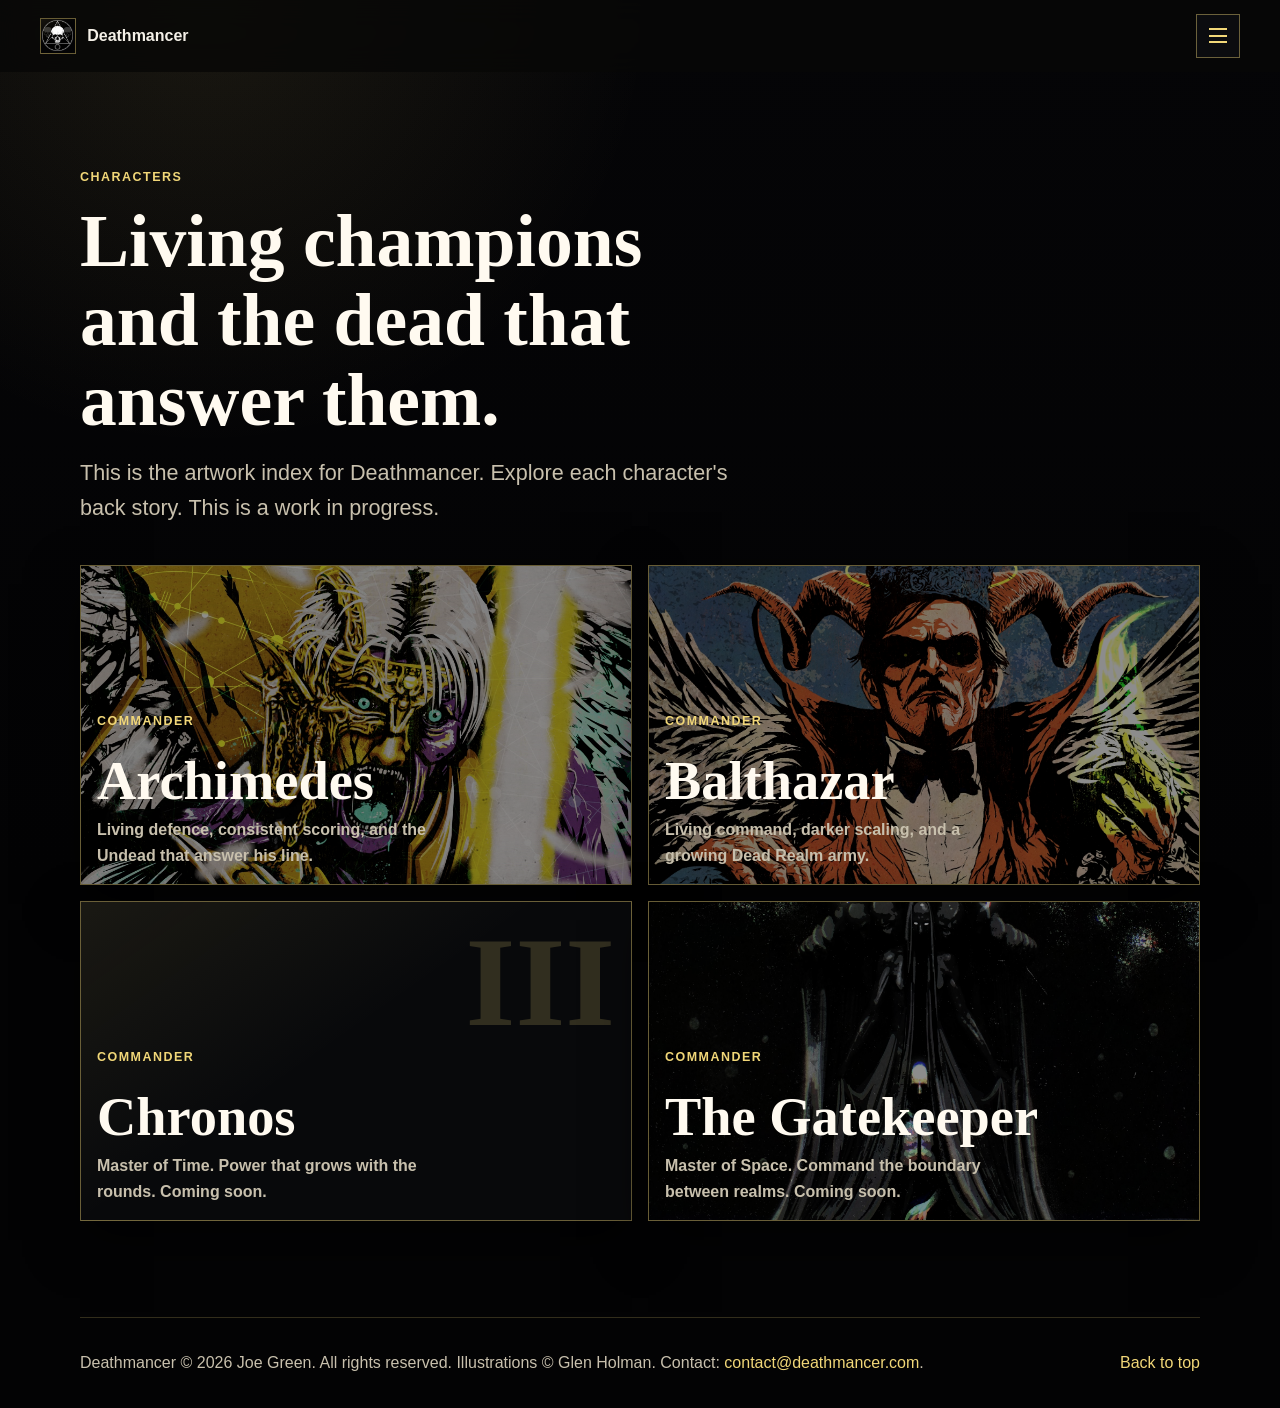
<file: characters.html>
<!DOCTYPE html>
<html lang="en">
<head>
  <meta charset="utf-8">
  <meta name="viewport" content="width=device-width, initial-scale=1">
  <meta
    name="description"
    content="Browse Deathmancer character artwork grouped by Commander, including Living and Undead units."
  >
  <title>Characters | Deathmancer</title>
  <link rel="canonical" href="https://deathmancer.com/characters.html">
  <link rel="icon" href="./favicon.ico" sizes="any">
  <link rel="icon" type="image/png" sizes="32x32" href="./assets/images/favicon-32x32.png">
  <link rel="icon" type="image/png" sizes="192x192" href="./assets/images/favicon-192x192.png">
  <link rel="apple-touch-icon" sizes="180x180" href="./assets/images/apple-touch-icon.png">
  <link rel="manifest" href="./site.webmanifest">
  <meta property="og:site_name" content="Deathmancer">
  <meta property="og:title" content="Characters | Deathmancer">
  <meta
    property="og:description"
    content="Deathmancer character artwork grouped by Commander, Living Realm, and Dead Realm."
  >
  <meta property="og:image" content="https://deathmancer.com/assets/images/characters/archimedes-undead.jpg">
  <meta property="og:image:alt" content="Archimedes Undead Commander artwork for Deathmancer.">
  <meta property="og:type" content="website">
  <meta property="og:url" content="https://deathmancer.com/characters.html">
  <meta name="twitter:card" content="summary_large_image">
  <meta name="twitter:title" content="Characters | Deathmancer">
  <meta
    name="twitter:description"
    content="Deathmancer character artwork grouped by Commander, Living Realm, and Dead Realm."
  >
  <meta name="twitter:image" content="https://deathmancer.com/assets/images/characters/archimedes-undead.jpg">
  <link rel="stylesheet" href="./styles.css">
  <script src="./newsletter.js?v=1" defer></script>
</head>
<body class="characters-page">
  <header class="site-header" data-header>
    <a class="brand" href="./index.html" aria-label="Deathmancer home">
      <span class="brand-mark" aria-hidden="true">D</span>
      <span>Deathmancer</span>
    </a>

    <button class="nav-toggle" type="button" aria-expanded="false" aria-controls="site-nav" data-nav-toggle>
      <span></span>
      <span></span>
      <span></span>
      <span class="sr-only">Toggle navigation</span>
    </button>

    <nav class="site-nav" id="site-nav" data-nav>
      <a href="./index.html#what">What is Deathmancer?</a>
      <a href="./index.html#play">How it plays</a>
      <a href="./characters.html">Characters</a>
      <a href="./index.html#rulebook">Rulebook</a>
      <a href="./how-to-play.html">Video / Media</a>
      <a href="./scorekeeper.html">Scorekeeper</a>
      <a href="./gatekeeper.html">Gatekeeper Prototype</a>
    </nav>
  </header>

  <main class="character-page character-page--gateway" id="top">
    <section class="character-hero character-hero--wide">
      <p class="eyebrow">Characters</p>
      <h1>Living champions and the dead that answer them.</h1>
      <p class="hero__lede">
        This is the artwork index for Deathmancer. Explore each character's back story. This is a work in progress.
      </p>
    </section>

    <section class="commander-gateway" aria-label="Choose a Commander group">
      <a class="commander-tile" href="./characters-archimedes.html">
        <img src="./assets/images/characters/archimedes-undead.jpg" alt="Archimedes Undead Commander artwork.">
        <span class="eyebrow">Commander</span>
        <strong>Archimedes</strong>
        <span>Living defence, consistent scoring, and the Undead that answer his line.</span>
      </a>

      <a class="commander-tile" href="./characters-balthazar.html">
        <img src="./assets/images/characters/balthazar-living.jpg" alt="Balthazar Living Commander artwork.">
        <span class="eyebrow">Commander</span>
        <strong>Balthazar</strong>
        <span>Living command, darker scaling, and a growing Dead Realm army.</span>
      </a>

      <a class="commander-tile commander-tile--pending" href="./characters-chronos.html">
        <span class="commander-tile__mark" aria-hidden="true">III</span>
        <span class="eyebrow">Commander</span>
        <strong>Chronos</strong>
        <span>Master of Time. Power that grows with the rounds. Coming soon.</span>
      </a>

      <a class="commander-tile" href="./characters-gatekeeper.html">
        <img src="./assets/images/characters/the-gatekeeper.jpg" alt="The Gatekeeper Commander artwork for Deathmancer.">
        <span class="eyebrow">Commander</span>
        <strong>The Gatekeeper</strong>
        <span>Master of Space. Command the boundary between realms. Coming soon.</span>
      </a>
    </section>
  </main>

  <footer class="site-footer">
    <p>Deathmancer &copy; 2026 Joe Green. All rights reserved. Illustrations &copy; Glen Holman. Contact: <a href="mailto:contact@deathmancer.com">contact@deathmancer.com</a>.</p>
    <a href="#top">Back to top</a>
  </footer>

  <script src="./script.js?v=0.9.1"></script>
</body>
</html>
</file>
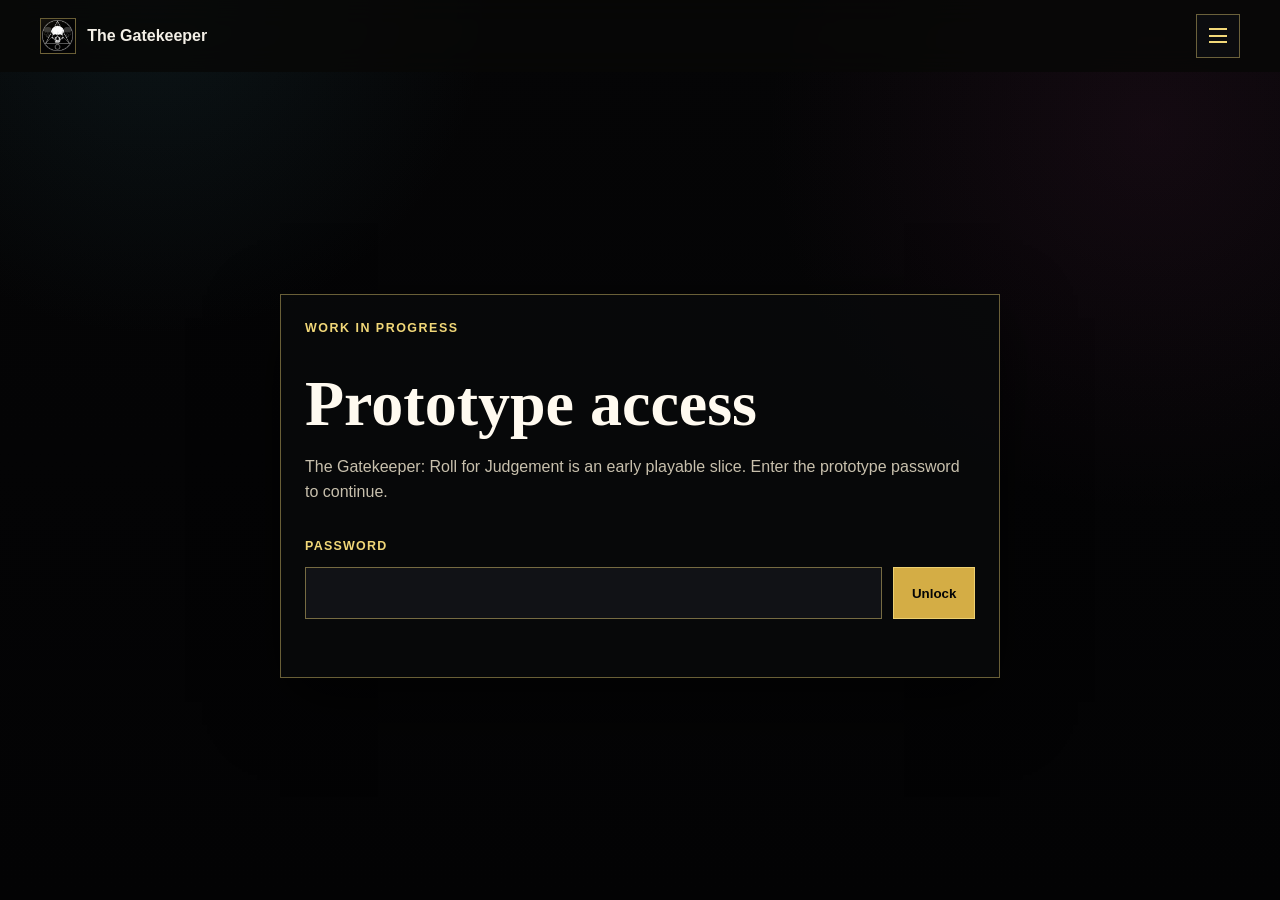
<file: gatekeeper.html>
<!DOCTYPE html>
<html lang="en">
<head>
  <meta charset="utf-8">
  <meta name="viewport" content="width=device-width, initial-scale=1">
  <meta
    name="description"
    content="Play Chapter One of The Gatekeeper: Roll for Judgement, a dark fantasy D20 mobile gamebook prototype."
  >
  <title>The Gatekeeper: Roll for Judgement | Deathmancer</title>
  <link rel="icon" href="./favicon.ico" sizes="any">
  <link rel="icon" type="image/png" sizes="32x32" href="./assets/images/favicon-32x32.png">
  <link rel="icon" type="image/png" sizes="192x192" href="./assets/images/favicon-192x192.png">
  <link rel="apple-touch-icon" sizes="180x180" href="./assets/images/apple-touch-icon.png">
  <link rel="manifest" href="./site.webmanifest">
  <link rel="stylesheet" href="./styles.css">
  <script src="./newsletter.js?v=1" defer></script>
</head>
<body class="gatekeeper-page">
  <header class="site-header" data-header>
    <a class="brand" href="./index.html" aria-label="Deathmancer home">
      <span class="brand-mark" aria-hidden="true">G</span>
      <span>The Gatekeeper</span>
    </a>

    <button class="nav-toggle" type="button" aria-expanded="false" aria-controls="site-nav" data-nav-toggle>
      <span></span>
      <span></span>
      <span></span>
      <span class="sr-only">Toggle navigation</span>
    </button>

    <nav class="site-nav" id="site-nav" data-nav>
      <a href="./index.html">Deathmancer</a>
      <a href="./characters.html">Characters</a>
      <a href="./scorekeeper.html">Scorekeeper</a>
      <a href="#gatekeeper-game">Prototype</a>
    </nav>
  </header>

  <section class="prototype-gate" data-prototype-gate>
    <div class="prototype-gate__panel">
      <p class="eyebrow">Work in Progress</p>
      <h1>Prototype access</h1>
      <p>
        The Gatekeeper: Roll for Judgement is an early playable slice. Enter the prototype password to continue.
      </p>
      <form class="prototype-gate__form" data-prototype-form>
        <label for="prototype-password">Password</label>
        <div class="prototype-gate__controls">
          <input
            id="prototype-password"
            name="prototype-password"
            type="password"
            autocomplete="current-password"
            data-prototype-password
          >
          <button class="button button--primary" type="submit">Unlock</button>
        </div>
        <p class="prototype-gate__status" data-prototype-status aria-live="polite"></p>
      </form>
    </div>
  </section>

  <main class="game-shell" id="gatekeeper-game" data-gatekeeper-app hidden>
    <section class="game-topbar" aria-label="Gatekeeper resources">
      <div class="resource-grid">
        <div class="resource-chip">
          <span class="resource-chip__label">Health</span>
          <strong data-stat="health">10/10</strong>
        </div>
        <div class="resource-chip">
          <span class="resource-chip__label">Souls</span>
          <strong data-stat="souls">0</strong>
        </div>
        <div class="resource-chip">
          <span class="resource-chip__label">Tokens</span>
          <strong data-stat="tokens">0</strong>
        </div>
      </div>

      <div class="meter-block">
        <div class="meter-block__header">
          <span>Gate Stability</span>
          <strong data-stat="gateStability">50%</strong>
        </div>
        <div class="stability-meter" aria-hidden="true">
          <span data-meter="gate"></span>
        </div>
      </div>

      <div class="meter-block">
        <div class="meter-block__header">
          <span>Mercy</span>
          <strong data-stat="alignmentLabel">Balanced</strong>
          <span>Wrath</span>
        </div>
        <div class="alignment-meter" aria-hidden="true">
          <span data-meter="alignment"></span>
        </div>
      </div>

      <button class="music-toggle" type="button" data-music-toggle>Music Off</button>
    </section>

    <section class="story-stage" aria-live="polite">
      <div class="story-art" data-scene-art>
        <div class="story-art__veil"></div>
      </div>

      <div class="story-panel">
        <p class="eyebrow" data-chapter-title>Chapter One</p>
        <h1 data-scene-title>The Gates Wake</h1>

        <aside class="roll-panel" data-roll-panel hidden></aside>

        <div class="story-copy" data-story-copy></div>

        <section class="chapter-score" data-chapter-score hidden aria-label="Chapter score">
          <div class="chapter-score__breakdown" data-score-breakdown></div>
          <div class="chapter-score__grade">
            <span>Chapter Grade</span>
            <strong data-score-grade>S</strong>
            <small data-score-points>100 / 100</small>
          </div>
        </section>

        <div class="choice-list" data-choice-list></div>

        <div class="game-actions" data-game-actions>
          <button class="dice-button" type="button" data-dice-roll disabled>D20 unavailable</button>
          <button class="icon-button" type="button" data-rewind>
            Rewind <span data-stat="rewinds">1</span>
          </button>
          <button class="icon-button" type="button" data-restart>Restart</button>
        </div>
      </div>
    </section>

    <div class="game-effect-flash" data-effect-flash aria-hidden="true"></div>
  </main>

  <audio src="./assets/audio/gothic-aether-gate.mp3" loop preload="auto" data-background-music></audio>
  <script src="./script.js?v=0.9.1"></script>
  <script src="./gatekeeper-access.js"></script>
</body>
</html>
</file>
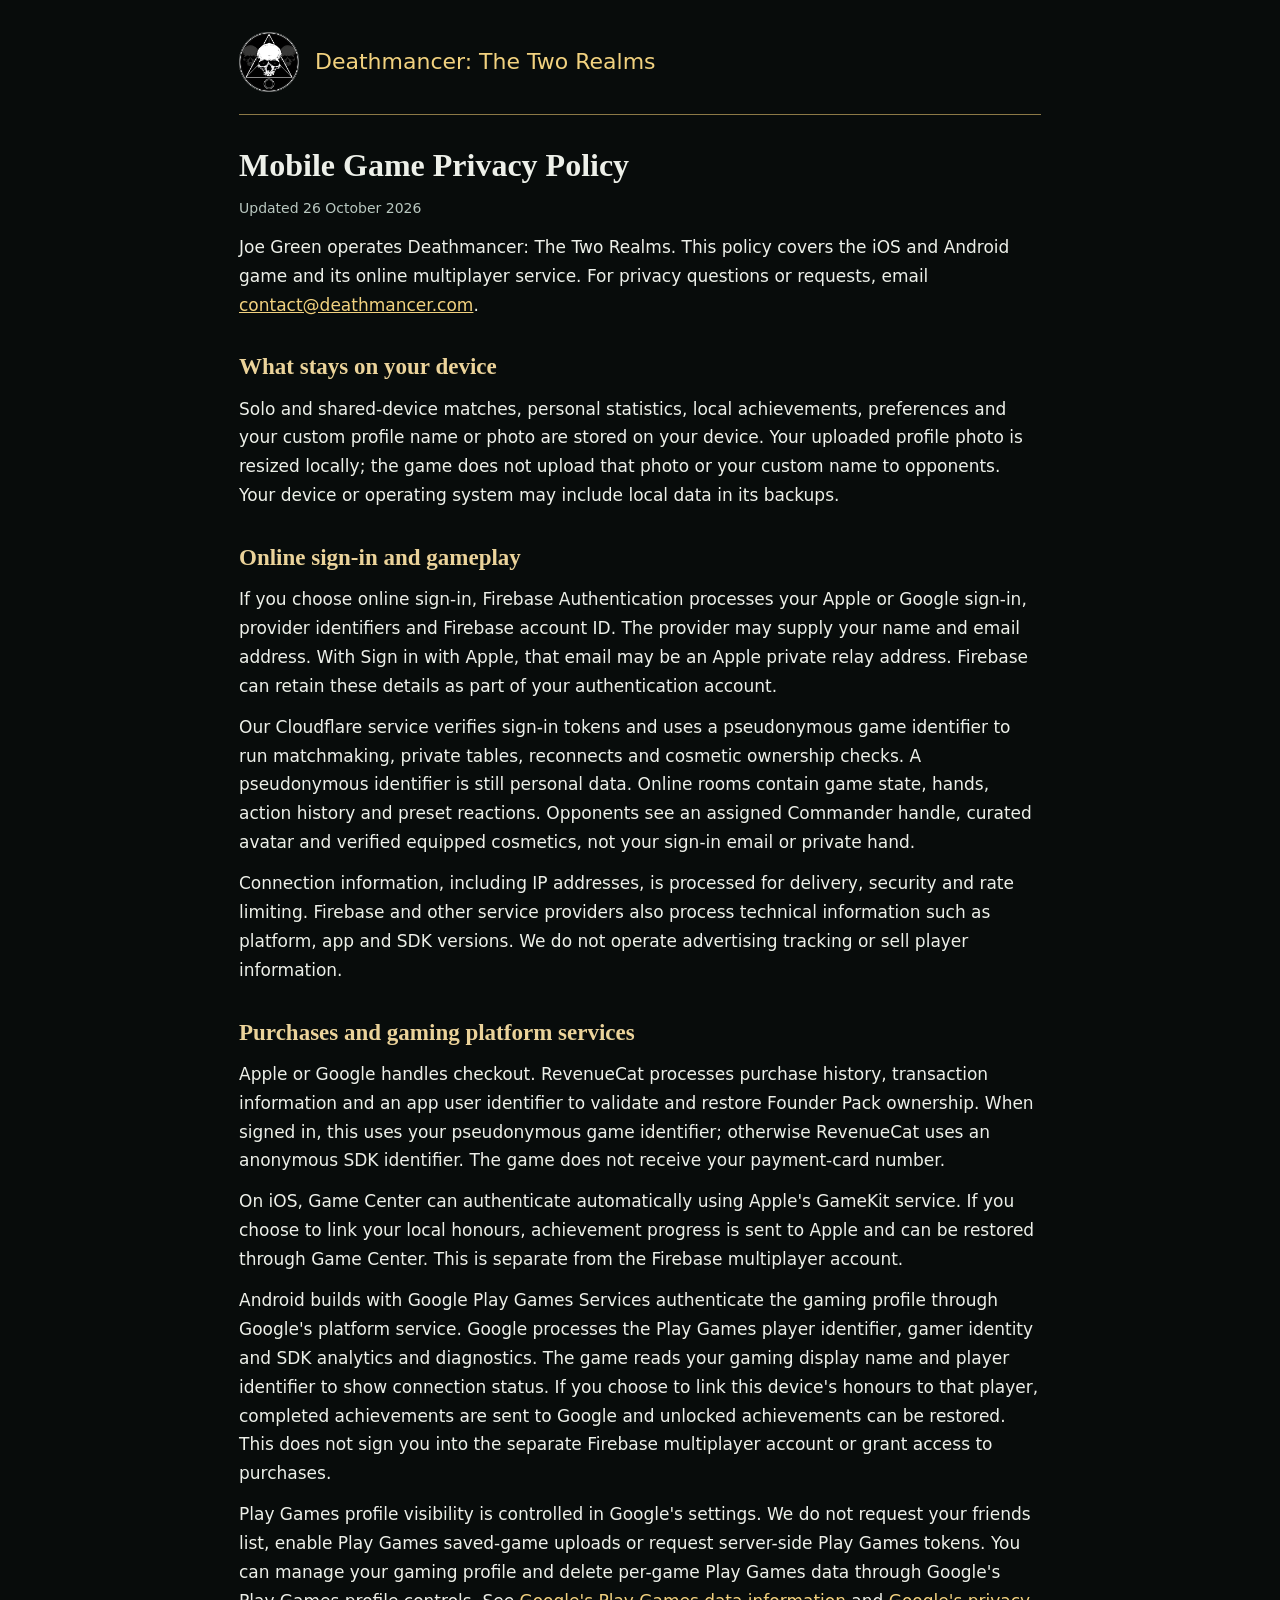
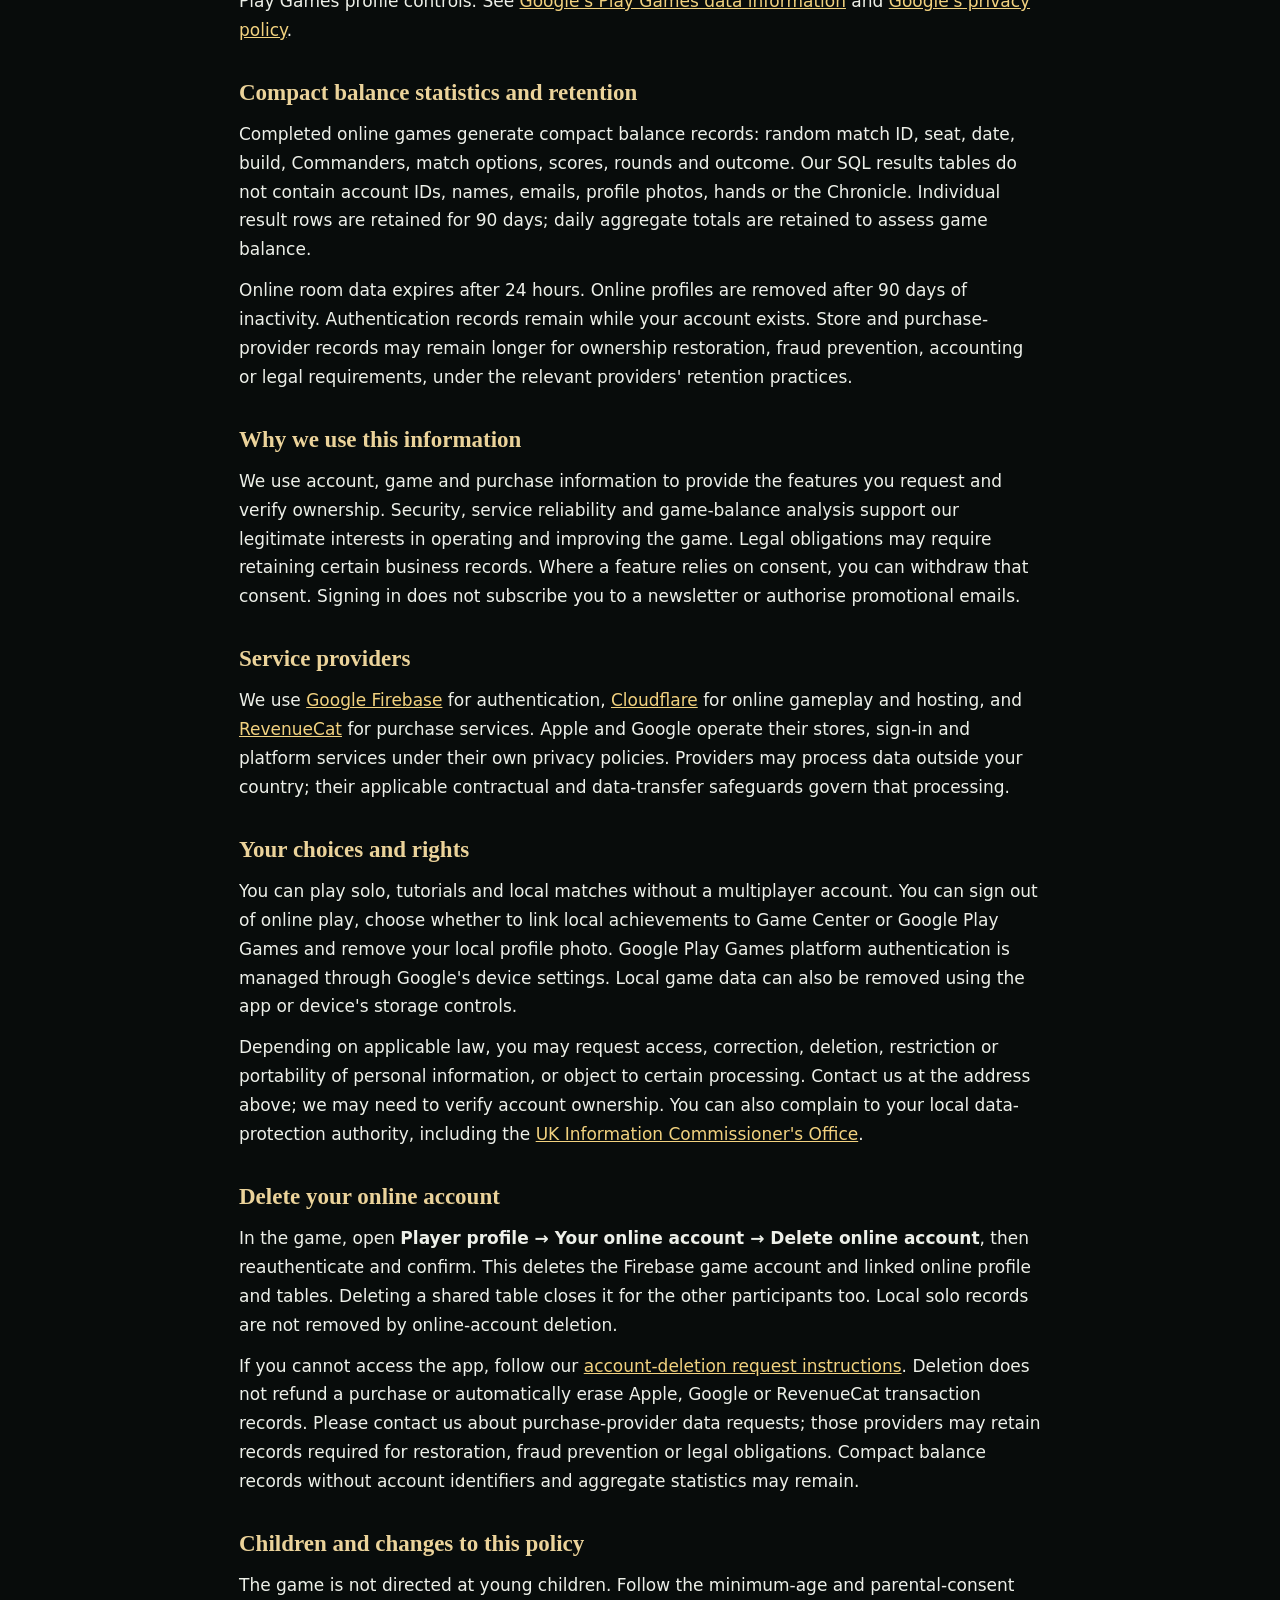
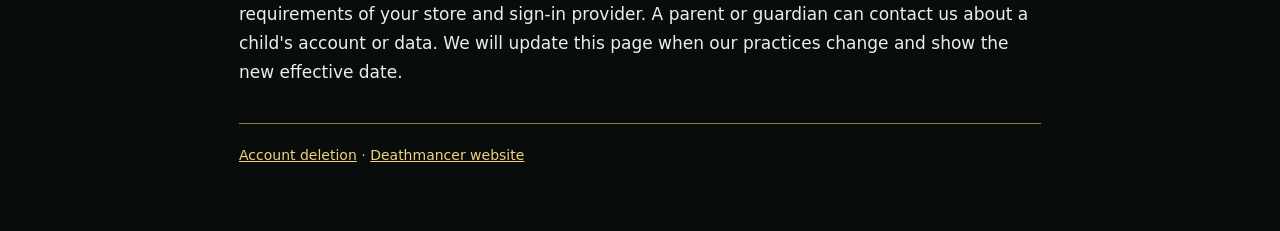
<file: privacy.html>
<!doctype html>
<html lang="en">
<head>
  <meta charset="utf-8">
  <meta name="viewport" content="width=device-width,initial-scale=1">
  <title>Mobile Game Privacy Policy | Deathmancer</title>
  <meta name="description" content="How Deathmancer: The Two Realms handles mobile sign-in, online matches, purchases and account deletion.">
  <link rel="canonical" href="https://deathmancer.com/privacy.html">
  <link rel="icon" href="./favicon.ico">
  <style>
    :root{color-scheme:dark}*{box-sizing:border-box}body{margin:0;background:#080c0b;color:#edf0e9;font:17px/1.7 system-ui,sans-serif}main{max-width:850px;margin:auto;padding:32px 24px 64px}header{display:flex;align-items:center;gap:16px;border-bottom:1px solid #8c7946;padding-bottom:22px;margin-bottom:30px}header img{width:60px;height:60px;object-fit:contain}header a{font-size:22px;text-decoration:none}h1{font:600 32px/1.25 Georgia,serif;margin:0 0 12px}h2{font:600 23px/1.35 Georgia,serif;margin:32px 0 10px;color:#ebd39a}h3{font-size:18px;margin-bottom:6px}p,ul{margin:12px 0}li{margin:7px 0}a{color:#f2d27f;overflow-wrap:anywhere}a:focus-visible{outline:2px solid #fff;outline-offset:4px}.date,footer{color:#b9c8c0;font-size:14px}footer{border-top:1px solid #8c7946;margin-top:36px;padding-top:20px}@media(max-width:480px){main{padding:24px 20px 48px}h1{font-size:28px}}
  </style>
</head>
<body>
<main>
  <header><img src="./assets/images/logo-icon-dark.png" alt=""><a href="./">Deathmancer: The Two Realms</a></header>
  <h1>Mobile Game Privacy Policy</h1>
  <p class="date">Updated 26 October 2026</p>
  <p>Joe Green operates Deathmancer: The Two Realms. This policy covers the iOS and Android game and its online multiplayer service. For privacy questions or requests, email <a href="mailto:contact@deathmancer.com">contact@deathmancer.com</a>.</p>
  <h2>What stays on your device</h2>
  <p>Solo and shared-device matches, personal statistics, local achievements, preferences and your custom profile name or photo are stored on your device. Your uploaded profile photo is resized locally; the game does not upload that photo or your custom name to opponents. Your device or operating system may include local data in its backups.</p>
  <h2>Online sign-in and gameplay</h2>
  <p>If you choose online sign-in, Firebase Authentication processes your Apple or Google sign-in, provider identifiers and Firebase account ID. The provider may supply your name and email address. With Sign in with Apple, that email may be an Apple private relay address. Firebase can retain these details as part of your authentication account.</p>
  <p>Our Cloudflare service verifies sign-in tokens and uses a pseudonymous game identifier to run matchmaking, private tables, reconnects and cosmetic ownership checks. A pseudonymous identifier is still personal data. Online rooms contain game state, hands, action history and preset reactions. Opponents see an assigned Commander handle, curated avatar and verified equipped cosmetics, not your sign-in email or private hand.</p>
  <p>Connection information, including IP addresses, is processed for delivery, security and rate limiting. Firebase and other service providers also process technical information such as platform, app and SDK versions. We do not operate advertising tracking or sell player information.</p>
  <h2>Purchases and gaming platform services</h2>
  <p>Apple or Google handles checkout. RevenueCat processes purchase history, transaction information and an app user identifier to validate and restore Founder Pack ownership. When signed in, this uses your pseudonymous game identifier; otherwise RevenueCat uses an anonymous SDK identifier. The game does not receive your payment-card number.</p>
  <p>On iOS, Game Center can authenticate automatically using Apple's GameKit service. If you choose to link your local honours, achievement progress is sent to Apple and can be restored through Game Center. This is separate from the Firebase multiplayer account.</p>
  <p>Android builds with Google Play Games Services authenticate the gaming profile through Google's platform service. Google processes the Play Games player identifier, gamer identity and SDK analytics and diagnostics. The game reads your gaming display name and player identifier to show connection status. If you choose to link this device's honours to that player, completed achievements are sent to Google and unlocked achievements can be restored. This does not sign you into the separate Firebase multiplayer account or grant access to purchases.</p>
  <p>Play Games profile visibility is controlled in Google's settings. We do not request your friends list, enable Play Games saved-game uploads or request server-side Play Games tokens. You can manage your gaming profile and delete per-game Play Games data through Google's Play Games profile controls. See <a href="https://developer.android.com/games/pgs/data-collection" rel="noopener noreferrer">Google's Play Games data information</a> and <a href="https://policies.google.com/privacy" rel="noopener noreferrer">Google's privacy policy</a>.</p>
  <h2>Compact balance statistics and retention</h2>
  <p>Completed online games generate compact balance records: random match ID, seat, date, build, Commanders, match options, scores, rounds and outcome. Our SQL results tables do not contain account IDs, names, emails, profile photos, hands or the Chronicle. Individual result rows are retained for 90 days; daily aggregate totals are retained to assess game balance.</p>
  <p>Online room data expires after 24 hours. Online profiles are removed after 90 days of inactivity. Authentication records remain while your account exists. Store and purchase-provider records may remain longer for ownership restoration, fraud prevention, accounting or legal requirements, under the relevant providers' retention practices.</p>
  <h2>Why we use this information</h2>
  <p>We use account, game and purchase information to provide the features you request and verify ownership. Security, service reliability and game-balance analysis support our legitimate interests in operating and improving the game. Legal obligations may require retaining certain business records. Where a feature relies on consent, you can withdraw that consent. Signing in does not subscribe you to a newsletter or authorise promotional emails.</p>
  <h2>Service providers</h2>
  <p>We use <a href="https://firebase.google.com/support/privacy" rel="noopener noreferrer">Google Firebase</a> for authentication, <a href="https://www.cloudflare.com/privacypolicy/" rel="noopener noreferrer">Cloudflare</a> for online gameplay and hosting, and <a href="https://www.revenuecat.com/privacy/" rel="noopener noreferrer">RevenueCat</a> for purchase services. Apple and Google operate their stores, sign-in and platform services under their own privacy policies. Providers may process data outside your country; their applicable contractual and data-transfer safeguards govern that processing.</p>
  <h2 id="your-choices">Your choices and rights</h2>
  <p>You can play solo, tutorials and local matches without a multiplayer account. You can sign out of online play, choose whether to link local achievements to Game Center or Google Play Games and remove your local profile photo. Google Play Games platform authentication is managed through Google's device settings. Local game data can also be removed using the app or device's storage controls.</p>
  <p>Depending on applicable law, you may request access, correction, deletion, restriction or portability of personal information, or object to certain processing. Contact us at the address above; we may need to verify account ownership. You can also complain to your local data-protection authority, including the <a href="https://ico.org.uk/make-a-complaint/" rel="noopener noreferrer">UK Information Commissioner's Office</a>.</p>
  <h2 id="delete-account">Delete your online account</h2>
  <p>In the game, open <strong>Player profile &rarr; Your online account &rarr; Delete online account</strong>, then reauthenticate and confirm. This deletes the Firebase game account and linked online profile and tables. Deleting a shared table closes it for the other participants too. Local solo records are not removed by online-account deletion.</p>
  <p>If you cannot access the app, follow our <a href="./account-deletion.html">account-deletion request instructions</a>. Deletion does not refund a purchase or automatically erase Apple, Google or RevenueCat transaction records. Please contact us about purchase-provider data requests; those providers may retain records required for restoration, fraud prevention or legal obligations. Compact balance records without account identifiers and aggregate statistics may remain.</p>
  <h2>Children and changes to this policy</h2>
  <p>The game is not directed at young children. Follow the minimum-age and parental-consent requirements of your store and sign-in provider. A parent or guardian can contact us about a child's account or data. We will update this page when our practices change and show the new effective date.</p>
  <footer><a href="./account-deletion.html">Account deletion</a> &middot; <a href="./">Deathmancer website</a></footer>
</main>
</body>
</html>
</file>
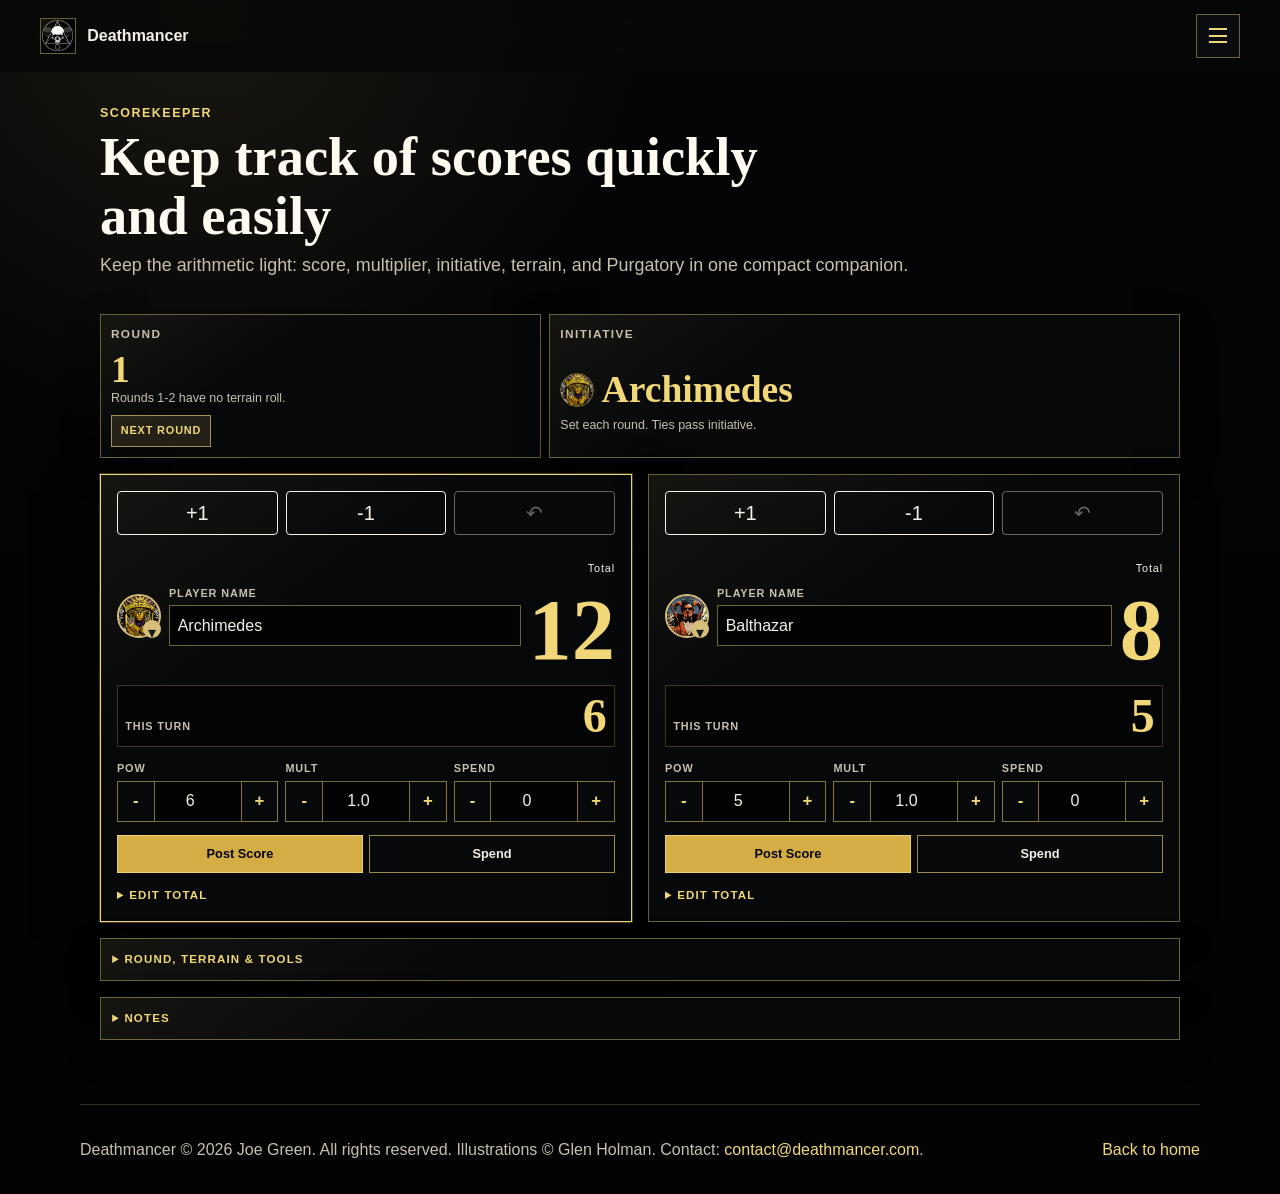
<file: scorekeeper.html>
<!DOCTYPE html>
<html lang="en">
<head>
  <meta charset="utf-8">
  <meta name="viewport" content="width=device-width, initial-scale=1">
  <meta
    name="description"
    content="Deathmancer scorekeeper for tracking score, Living POW, Undead multipliers, initiative, terrain, spending, and round flow."
  >
  <title>Scorekeeper | Deathmancer</title>
  <link rel="canonical" href="https://deathmancer.com/scorekeeper.html">
  <link rel="icon" href="./favicon.ico" sizes="any">
  <link rel="icon" type="image/png" sizes="32x32" href="./assets/images/favicon-32x32.png">
  <link rel="icon" type="image/png" sizes="192x192" href="./assets/images/favicon-192x192.png">
  <link rel="apple-touch-icon" sizes="180x180" href="./assets/images/apple-touch-icon.png">
  <link rel="manifest" href="./site.webmanifest">
  <meta property="og:site_name" content="Deathmancer">
  <meta property="og:title" content="Scorekeeper | Deathmancer">
  <meta
    property="og:description"
    content="A lightweight Deathmancer companion for score, Living POW, Undead multipliers, initiative, terrain, spending, and round flow."
  >
  <meta property="og:image" content="https://deathmancer.com/assets/images/grief.jpg">
  <meta property="og:image:alt" content="Deathmancer illustration of a crowned figure facing a skull.">
  <meta property="og:type" content="website">
  <meta property="og:url" content="https://deathmancer.com/scorekeeper.html">
  <meta name="twitter:card" content="summary_large_image">
  <meta name="twitter:title" content="Scorekeeper | Deathmancer">
  <meta
    name="twitter:description"
    content="A lightweight Deathmancer companion for score, Living POW, Undead multipliers, initiative, terrain, spending, and round flow."
  >
  <meta name="twitter:image" content="https://deathmancer.com/assets/images/grief.jpg">
  <link rel="stylesheet" href="./styles.css?v=0.9">
</head>
<body class="scorekeeper-page">
  <header class="site-header" data-header>
    <a class="brand" href="./index.html" aria-label="Deathmancer home">
      <span class="brand-mark" aria-hidden="true">D</span>
      <span>Deathmancer</span>
    </a>

    <button class="nav-toggle" type="button" aria-expanded="false" aria-controls="site-nav" data-nav-toggle>
      <span></span>
      <span></span>
      <span></span>
      <span class="sr-only">Toggle navigation</span>
    </button>

    <nav class="site-nav" id="site-nav" data-nav>
      <a href="./index.html#what">What is Deathmancer?</a>
      <a href="./index.html#play">How it plays</a>
      <a href="./how-to-play.html">Video / Media</a>
      <a href="./characters.html">Characters</a>
      <a href="./index.html#rulebook">Rulebook</a>
      <a href="./index.html#development-log">Development Log</a>
    </nav>
  </header>

  <main class="scorekeeper-app" data-scorekeeper>
    <section class="scorekeeper-intro" aria-labelledby="scorekeeper-title">
      <p class="eyebrow">Scorekeeper</p>
      <h1 id="scorekeeper-title">Keep track of scores quickly and easily</h1>
      <p class="hero__lede">
        Keep the arithmetic light: score, multiplier, initiative, terrain, and Purgatory in one compact companion.
      </p>
    </section>

    <section class="scorekeeper-status" aria-label="Match state">
      <div class="status-pill">
        <span class="panel-label">Round</span>
        <strong data-round-display>1</strong>
        <p data-round-note>Rounds 1-2 have no terrain roll.</p>
        <button class="status-pill__button" type="button" data-round-next>Next Round</button>
      </div>
      <div class="status-pill">
        <span class="panel-label">Initiative</span>
        <div class="initiative-badge">
          <img src="./assets/images/characters/archimedes-undead.jpg" alt="" aria-hidden="true" data-initiative-icon>
          <strong data-initiative-display>Archimedes</strong>
        </div>
        <p>Set each round. Ties pass initiative.</p>
      </div>
      <div class="win-banner" data-win-banner hidden aria-live="polite"></div>
    </section>

    <section class="player-grid" aria-label="Player score controls">
      <article class="player-card" data-player-card data-player="0">
        <div class="score-adjustments" role="group" aria-label="Archimedes score adjustments">
          <button type="button" data-score-adjust="1" aria-label="Add 1 score" title="Add 1 score">+1</button>
          <button type="button" data-score-adjust="-1" aria-label="Subtract 1 score" title="Subtract 1 score">-1</button>
          <button type="button" data-score-undo aria-label="Undo last score adjustment" title="Undo last score adjustment" disabled>&#8630;</button>
        </div>
        <div class="player-card__header">
          <label class="commander-picker"><img class="player-card__commander" src="./assets/images/characters/archimedes-living.jpg" alt=""><select data-commander-select aria-label="Choose Commander for player 1"><option value="archimedes" selected>Archimedes</option><option value="balthazar">Balthazar</option><option value="chronos">Chronos</option><option value="gatekeeper">Gatekeeper</option></select></label>
          <label>
            <span>Player name</span>
            <input type="text" value="Archimedes" data-player-name>
          </label>
          <div class="player-total">
            <span>Total</span>
            <strong data-total-score>12</strong>
          </div>
        </div>

        <div class="score-preview">
          <span>This turn</span>
          <strong data-score-preview>0</strong>
        </div>

        <div class="control-grid">
          <div class="control-field">
            <span>POW</span>
            <div class="number-stepper">
              <button type="button" data-step-field="atk" data-step-amount="-1" aria-label="Decrease Living POW total">-</button>
              <input type="number" inputmode="numeric" min="0" max="99" step="1" value="6" data-living-atk>
              <button type="button" data-step-field="atk" data-step-amount="1" aria-label="Increase Living POW total">+</button>
            </div>
          </div>
          <div class="control-field">
            <span>Mult</span>
            <div class="number-stepper">
              <button type="button" data-step-field="multiplier" data-step-amount="-0.1" aria-label="Decrease Undead multiplier">-</button>
              <input type="number" inputmode="decimal" min="1" max="20" step="0.1" value="1.0" data-multiplier>
              <button type="button" data-step-field="multiplier" data-step-amount="0.1" aria-label="Increase Undead multiplier">+</button>
            </div>
          </div>
          <div class="control-field">
            <span>Spend</span>
            <div class="number-stepper">
              <button type="button" data-step-field="spend" data-step-amount="-1" aria-label="Decrease score spend">-</button>
              <input type="number" inputmode="numeric" min="0" max="999" step="1" value="0" data-spend>
              <button type="button" data-step-field="spend" data-step-amount="1" aria-label="Increase score spend">+</button>
            </div>
          </div>
        </div>

        <div class="player-actions">
          <button class="button button--primary" type="button" data-apply-score>Post Score</button>
          <button class="button button--ghost" type="button" data-apply-spend>Spend</button>
        </div>

        <details class="player-advanced">
          <summary>Edit total</summary>
          <label>
            <span>Current score</span>
            <input type="number" inputmode="numeric" min="0" max="999" step="1" value="12" data-score>
            <small>Manual total changes ask for confirmation.</small>
          </label>
        </details>
      </article>

      <article class="player-card" data-player-card data-player="1">
        <div class="score-adjustments" role="group" aria-label="Balthazar score adjustments">
          <button type="button" data-score-adjust="1" aria-label="Add 1 score" title="Add 1 score">+1</button>
          <button type="button" data-score-adjust="-1" aria-label="Subtract 1 score" title="Subtract 1 score">-1</button>
          <button type="button" data-score-undo aria-label="Undo last score adjustment" title="Undo last score adjustment" disabled>&#8630;</button>
        </div>
        <div class="player-card__header">
          <label class="commander-picker"><img class="player-card__commander" src="./assets/images/characters/balthazar-living.jpg" alt=""><select data-commander-select aria-label="Choose Commander for player 2"><option value="archimedes">Archimedes</option><option value="balthazar" selected>Balthazar</option><option value="chronos">Chronos</option><option value="gatekeeper">Gatekeeper</option></select></label>
          <label>
            <span>Player name</span>
            <input type="text" value="Balthazar" data-player-name>
          </label>
          <div class="player-total">
            <span>Total</span>
            <strong data-total-score>8</strong>
          </div>
        </div>

        <div class="score-preview">
          <span>This turn</span>
          <strong data-score-preview>0</strong>
        </div>

        <div class="control-grid">
          <div class="control-field">
            <span>POW</span>
            <div class="number-stepper">
              <button type="button" data-step-field="atk" data-step-amount="-1" aria-label="Decrease Living POW total">-</button>
              <input type="number" inputmode="numeric" min="0" max="99" step="1" value="5" data-living-atk>
              <button type="button" data-step-field="atk" data-step-amount="1" aria-label="Increase Living POW total">+</button>
            </div>
          </div>
          <div class="control-field">
            <span>Mult</span>
            <div class="number-stepper">
              <button type="button" data-step-field="multiplier" data-step-amount="-0.1" aria-label="Decrease Undead multiplier">-</button>
              <input type="number" inputmode="decimal" min="1" max="20" step="0.1" value="1.0" data-multiplier>
              <button type="button" data-step-field="multiplier" data-step-amount="0.1" aria-label="Increase Undead multiplier">+</button>
            </div>
          </div>
          <div class="control-field">
            <span>Spend</span>
            <div class="number-stepper">
              <button type="button" data-step-field="spend" data-step-amount="-1" aria-label="Decrease score spend">-</button>
              <input type="number" inputmode="numeric" min="0" max="999" step="1" value="0" data-spend>
              <button type="button" data-step-field="spend" data-step-amount="1" aria-label="Increase score spend">+</button>
            </div>
          </div>
        </div>

        <div class="player-actions">
          <button class="button button--primary" type="button" data-apply-score>Post Score</button>
          <button class="button button--ghost" type="button" data-apply-spend>Spend</button>
        </div>

        <details class="player-advanced">
          <summary>Edit total</summary>
          <label>
            <span>Current score</span>
            <input type="number" inputmode="numeric" min="0" max="999" step="1" value="8" data-score>
            <small>Manual total changes ask for confirmation.</small>
          </label>
        </details>
      </article>
    </section>

    <details class="scorekeeper-drawer">
      <summary>Round, Terrain & Tools</summary>
      <section class="match-panel" aria-label="Match tools">
        <div>
          <span class="panel-label">Target</span>
          <strong>100</strong>
          <p>Highest score wins if nobody reaches 100 before the end of Round 6.</p>
        </div>
        <div class="match-actions">
          <button class="button button--ghost" type="button" data-round-prev>Previous Round</button>
          <button class="button button--primary" type="button" data-round-next>Next Round</button>
          <button class="button button--ghost" type="button" data-purgatory disabled>Purgatory</button>
          <button class="button button--ghost" type="button" data-reset-match>Reset Match</button>
        </div>
      </section>

      <section class="terrain-panel" aria-labelledby="terrain-title">
        <div>
          <p class="eyebrow">Terrain</p>
          <h2 id="terrain-title">Optional round roll.</h2>
          <p data-terrain-result>No terrain in play yet.</p>
        </div>
        <button class="button button--ghost" type="button" data-roll-terrain>Roll Terrain</button>
      </section>
    </details>

    <details class="scorekeeper-drawer">
      <summary>Notes</summary>
      <section class="notes-panel" aria-labelledby="scorekeeper-notes-title">
        <div>
          <p class="eyebrow">Table Notes</p>
          <h2 id="scorekeeper-notes-title">Keep rulings and reminders close.</h2>
        </div>
        <label>
          <span>Notes</span>
          <textarea rows="4" data-match-notes placeholder="Purgatory, The Fallen, Commander flips, terrain reminders..."></textarea>
        </label>
      </section>
    </details>
  </main>

  <div class="scorekeeper-effect" data-scorekeeper-effect hidden aria-live="polite">
    <div class="scorekeeper-effect__mark" data-effect-symbol></div>
    <p data-effect-copy></p>
  </div>

  <dialog class="victory-dialog" data-victory-dialog>
    <div class="victory-dialog__panel">
      <p class="eyebrow">Victory</p>
      <h2 data-victory-title>Victory</h2>
      <p data-victory-copy></p>
      <div class="victory-dialog__stats" data-victory-stats></div>
      <button class="button button--primary" type="button" data-victory-close>Close</button>
    </div>
  </dialog>

  <footer class="site-footer">
    <p>Deathmancer &copy; 2026 Joe Green. All rights reserved. Illustrations &copy; Glen Holman. Contact: <a href="mailto:contact@deathmancer.com">contact@deathmancer.com</a>.</p>
    <a href="./index.html">Back to home</a>
  </footer>

  <script src="./script.js?v=0.9"></script>
</body>
</html>
</file>
<file: styles.css>
:root {
  --bg: #030304;
  --bg-soft: #08090b;
  --panel: #0c0d10;
  --panel-strong: #121317;
  --text: #f4f0e7;
  --muted: #c8c0ad;
  --faint: #898270;
  --gold: #d4ad45;
  --gold-bright: #f1d778;
  --line: rgba(241, 215, 120, 0.42);
  --shadow: rgba(0, 0, 0, 0.62);
  --max-width: 1120px;
}

* {
  box-sizing: border-box;
}

html {
  scroll-behavior: smooth;
}

body {
  margin: 0;
  background:
    radial-gradient(circle at 16% 0%, rgba(241, 215, 120, 0.09), transparent 28rem),
    linear-gradient(180deg, #050507 0%, var(--bg) 62%);
  color: var(--text);
  font-family: "Segoe UI", Roboto, Arial, sans-serif;
  line-height: 1.6;
}

body.nav-open {
  overflow: hidden;
}

img {
  display: block;
  max-width: 100%;
}

a {
  color: inherit;
}

code {
  color: var(--gold-bright);
}

.sr-only {
  position: absolute;
  width: 1px;
  height: 1px;
  padding: 0;
  margin: -1px;
  overflow: hidden;
  clip: rect(0, 0, 0, 0);
  white-space: nowrap;
  border: 0;
}

.site-header {
  position: sticky;
  top: 0;
  z-index: 20;
  display: flex;
  align-items: center;
  justify-content: space-between;
  gap: 1rem;
  padding: 0.85rem clamp(1rem, 4vw, 2.5rem);
  border-bottom: 1px solid transparent;
  background: rgba(8, 8, 7, 0.82);
  backdrop-filter: blur(14px);
  transition: border-color 180ms ease, background-color 180ms ease;
}

.site-header.is-scrolled {
  border-bottom-color: rgba(241, 215, 120, 0.24);
  background: rgba(8, 8, 7, 0.95);
}

.brand {
  display: inline-flex;
  align-items: center;
  gap: 0.7rem;
  color: var(--text);
  font-weight: 700;
  letter-spacing: 0;
  text-decoration: none;
}

.brand-mark {
  display: grid;
  width: 2.25rem;
  height: 2.25rem;
  place-items: center;
  border: 1px solid var(--line);
  background:
    linear-gradient(145deg, rgba(241, 215, 120, 0.08), transparent 44%),
    #030304 url("./assets/images/logo-icon-dark.png") center / 92% no-repeat;
  color: var(--gold-bright);
  font-family: Georgia, serif;
  font-size: 0;
}

.social-links {
  display: inline-flex;
  align-items: center;
  gap: 0.45rem;
}

.social-links--header {
  order: 2;
  margin-left: auto;
}

.social-links a {
  display: grid;
  width: 2.35rem;
  height: 2.35rem;
  place-items: center;
  border: 1px solid rgba(241, 215, 120, 0.42);
  background: rgba(12, 13, 16, 0.9);
  color: var(--gold-bright);
  text-decoration: none;
  transition: border-color 180ms ease, color 180ms ease, transform 180ms ease;
}

.social-links a:hover,
.social-links a:focus-visible {
  border-color: var(--gold-bright);
  color: var(--text);
  transform: translateY(-1px);
}

.social-icon {
  position: relative;
  display: block;
  width: 1.15rem;
  height: 1.15rem;
}

.social-icon--instagram {
  border: 2px solid currentColor;
  border-radius: 0.34rem;
}

.social-icon--instagram::before {
  content: "";
  position: absolute;
  inset: 0.25rem;
  border: 2px solid currentColor;
  border-radius: 50%;
}

.social-icon--instagram::after {
  content: "";
  position: absolute;
  top: 0.16rem;
  right: 0.16rem;
  width: 0.16rem;
  height: 0.16rem;
  border-radius: 50%;
  background: currentColor;
}

.social-icon--youtube {
  width: 1.35rem;
  border: 2px solid currentColor;
  border-radius: 0.36rem;
}

.social-icon--youtube::before {
  content: "";
  position: absolute;
  top: 50%;
  left: 50%;
  width: 0;
  height: 0;
  border-block: 0.28rem solid transparent;
  border-left: 0.46rem solid currentColor;
  transform: translate(-38%, -50%);
}

.social-icon--kickstarter {
  display: grid;
  place-items: center;
  font-family: Georgia, "Times New Roman", serif;
  font-size: 1rem;
  font-weight: 800;
  line-height: 1;
}

@media (max-width: 380px) {
  .site-header {
    gap: 0.4rem;
    padding-inline: 0.6rem;
  }

  .brand {
    gap: 0.4rem;
    font-size: 0.85rem;
  }

  .social-links {
    gap: 0.25rem;
  }

  .social-links a {
    width: 2rem;
    height: 2rem;
  }
}

.nav-toggle {
  order: 3;
  display: inline-grid;
  width: 2.75rem;
  height: 2.75rem;
  place-content: center;
  gap: 0.28rem;
  border: 1px solid var(--line);
  background: rgba(12, 13, 16, 0.94);
  color: var(--text);
  cursor: pointer;
}

.nav-toggle span:not(.sr-only) {
  display: block;
  width: 1.1rem;
  height: 2px;
  background: var(--gold-bright);
}

.site-nav {
  position: fixed;
  inset: 4.45rem 1rem auto;
  display: none;
  padding: 1rem;
  border: 1px solid var(--line);
  background: rgba(8, 9, 11, 0.98);
  box-shadow: 0 1.5rem 3rem var(--shadow);
}

.site-nav.is-open {
  display: grid;
}

.site-nav a {
  padding: 0.75rem 0;
  color: var(--muted);
  text-decoration: none;
}

.site-nav a:hover,
.site-nav a:focus-visible {
  color: var(--gold-bright);
}

.hero,
.section,
.site-footer {
  width: min(100% - 2rem, var(--max-width));
  margin-inline: auto;
}

.hero {
  display: grid;
  gap: 1.75rem;
  min-height: calc(100svh - 8rem);
  align-items: center;
  padding: clamp(2rem, 6vw, 4.5rem) 0 2rem;
}

.hero--feature {
  min-height: auto;
  align-items: start;
  justify-items: center;
  padding-top: clamp(1.2rem, 4vw, 3rem);
}

.hero__content {
  max-width: 43rem;
}

.hero--feature .hero__content {
  max-width: 48rem;
  margin-inline: auto;
  text-align: center;
}

.hero--feature .hero__actions {
  justify-content: center;
}

.hero--feature .stat-strip {
  margin-inline: auto;
}

.launch-banner {
  background: #075339;
  border-bottom: 1px solid #15845e;
}

.launch-banner a {
  width: min(100% - 2rem, var(--max-width));
  margin-inline: auto;
  padding: 1.4rem 0;
  display: flex;
  flex-wrap: wrap;
  align-items: center;
  justify-content: center;
  gap: 1rem 2rem;
  color: #fff;
  text-decoration: none;
  font-size: 1.15rem;
  font-weight: 700;
  text-align: center;
}

.launch-banner img {
  width: 17rem;
  max-width: 100%;
  height: auto;
}

.launch-banner__invitation {
  font-size: 0.9rem;
  font-weight: 400;
  text-decoration: underline;
  text-underline-offset: 0.25em;
}

.launch-banner a:focus-visible,
.commander-showcase a:focus-visible,
a.commander-card__icon:focus-visible {
  outline: 3px solid var(--gold-bright);
  outline-offset: 4px;
}

.commander-showcase a {
  display: block;
}

.commander-showcase a:hover img {
  filter: brightness(1.08);
}

.commander-preview {
  max-width: 54rem;
}

.commander-preview h1 {
  font-size: 3rem;
}

.commander-preview .character-card {
  max-width: 32rem;
  margin: 0 0 1.5rem;
}

.commander-preview .character-card > img {
  aspect-ratio: 2048 / 1570;
}

.character-modal--gatekeeper .character-modal__copy h2 {
  font-size: 2rem;
}

.character-modal--gatekeeper .character-modal__layout > img {
  height: auto;
  max-height: 32rem;
  object-fit: contain;
  align-self: start;
}

.commander-preview__abilities {
  margin: 2rem 0;
  border-block: 1px solid var(--line);
}

.commander-preview__abilities > div {
  padding: 1.25rem 0;
}

.commander-preview__abilities > div + div {
  border-top: 1px solid var(--line);
}

.commander-preview__abilities dt {
  color: var(--gold-bright);
  font-family: Georgia, serif;
  font-size: 1.35rem;
  font-weight: 700;
  margin-bottom: 0.4rem;
}

.commander-preview__abilities dd {
  color: var(--muted);
  margin: 0;
}

@media (max-width: 480px) {
  .launch-banner a {
    flex-direction: column;
    gap: 0.85rem;
    font-size: 1rem;
  }

  .commander-preview h1 {
    font-size: 2.4rem;
  }
}

.eyebrow {
  margin: 0 0 0.85rem;
  color: var(--gold-bright);
  font-size: 0.78rem;
  font-weight: 700;
  letter-spacing: 0.12em;
  text-transform: uppercase;
}

h1,
h2,
h3,
p {
  margin-top: 0;
}

h1,
h2,
h3 {
  color: #fffaf0;
  font-family: Georgia, "Times New Roman", serif;
  font-weight: 700;
  line-height: 1.08;
}

h1 {
  max-width: 43rem;
  margin-bottom: 1rem;
  font-size: clamp(2.55rem, 8vw, 4.6rem);
}

h2 {
  margin-bottom: 1rem;
  font-size: clamp(2rem, 9vw, 3.8rem);
}

h3 {
  margin-bottom: 0.55rem;
  font-size: 1.35rem;
}

p {
  color: var(--muted);
}

.hero__lede {
  max-width: 42rem;
  font-size: clamp(1.08rem, 3vw, 1.35rem);
}

.hero__actions,
.rulebook,
.scorekeeper-callout {
  display: flex;
  flex-wrap: wrap;
  gap: 0.8rem;
  align-items: center;
}

.button {
  appearance: none;
  display: inline-flex;
  min-height: 3rem;
  align-items: center;
  justify-content: center;
  padding: 0.8rem 1.1rem;
  border: 1px solid var(--line);
  background: rgba(3, 3, 4, 0.94);
  color: var(--text);
  cursor: pointer;
  font-weight: 700;
  text-decoration: none;
  transition: border-color 180ms ease, background-color 180ms ease, color 180ms ease;
}

.button--primary {
  border-color: rgba(241, 215, 120, 0.86);
  background: var(--gold);
  color: #050506;
}

.button--primary:hover,
.button--primary:focus-visible {
  background: var(--gold-bright);
}

.button--ghost:hover,
.button--ghost:focus-visible {
  border-color: var(--gold-bright);
  background: rgba(241, 215, 120, 0.12);
  color: var(--gold-bright);
}

.button--ghost {
  border-color: rgba(241, 215, 120, 0.64);
  background: #08090b;
  color: #f4f0e7;
}

.button:disabled {
  border-color: rgba(200, 192, 173, 0.28);
  background: rgba(12, 13, 16, 0.55);
  color: rgba(200, 192, 173, 0.48);
  cursor: not-allowed;
}

.hero__art {
  position: relative;
  overflow: hidden;
  border: 1px solid var(--line);
  background: #050506;
  box-shadow: 0 1.5rem 4rem var(--shadow);
}

.hero__art img,
.hero__art video {
  width: 100%;
  min-height: 18rem;
  max-height: 24rem;
  object-fit: cover;
}

.hero__art img {
  filter: grayscale(0.42) saturate(0.52) contrast(1.18) brightness(0.5);
}

.hero__art video {
  display: block;
  filter: saturate(0.96) contrast(1.04) brightness(0.92);
}

.hero__art--feature {
  width: 100%;
  max-width: 58rem;
  margin-inline: auto;
}

.hero__art--feature img {
  min-height: 17rem;
  max-height: 34rem;
  aspect-ratio: 16 / 9;
  object-position: center center;
  filter: none;
}

.hero__art::after {
  position: absolute;
  inset: 0;
  content: "";
  background:
    linear-gradient(90deg, rgba(3, 3, 4, 0.36), transparent 48%),
    linear-gradient(0deg, rgba(3, 3, 4, 0.78), transparent 50%);
  pointer-events: none;
}

.hero__art--feature::after {
  background:
    linear-gradient(0deg, rgba(3, 3, 4, 0.34), transparent 48%),
    linear-gradient(90deg, rgba(3, 3, 4, 0.24), transparent 48%);
}

.hero__art figcaption {
  position: absolute;
  right: 1rem;
  bottom: 0.8rem;
  z-index: 1;
  margin: 0;
  color: var(--gold-bright);
  font-size: 0.78rem;
  font-weight: 800;
  letter-spacing: 0.12em;
  text-transform: uppercase;
}

.stat-strip {
  display: grid;
  grid-template-columns: repeat(3, minmax(0, 1fr));
  gap: 0.7rem;
  max-width: 34rem;
  margin: 1.35rem 0 0;
}

.stat-strip div {
  padding: 0.8rem;
  border: 1px solid rgba(241, 215, 120, 0.28);
  background: rgba(12, 13, 16, 0.72);
}

.stat-strip dt {
  color: var(--faint);
  font-size: 0.76rem;
  font-weight: 800;
  letter-spacing: 0.1em;
  text-transform: uppercase;
}

.stat-strip dd {
  margin: 0.2rem 0 0;
  color: var(--text);
  font-weight: 800;
}

.section {
  padding: clamp(3rem, 9vw, 6rem) 0;
  border-top: 1px solid rgba(241, 215, 120, 0.2);
}

.section__heading {
  max-width: 46rem;
  margin-bottom: 1.5rem;
}

.section--intro > p {
  max-width: 52rem;
  font-size: 1.12rem;
}

.feature-grid,
.gallery-grid {
  display: grid;
  gap: 1rem;
}

.feature-card,
.commander-list article,
.gallery-grid figure,
.video-card {
  border: 1px solid rgba(241, 215, 120, 0.28);
  background: rgba(12, 13, 16, 0.78);
}

.feature-card {
  padding: 1.25rem;
}

.feature-card__number {
  display: block;
  margin-bottom: 1.1rem;
  color: var(--gold-bright);
  font-size: 0.85rem;
  font-weight: 800;
}

.section--split {
  display: grid;
  gap: 1.25rem;
}

.commander-list {
  display: grid;
  gap: 0.75rem;
}

.commander-showcase {
  display: grid;
  grid-template-columns: repeat(2, minmax(0, 1fr));
  gap: 0.75rem;
  margin-top: 1.4rem;
  max-width: 32rem;
}

.commander-showcase figure {
  margin: 0;
  border: 1px solid rgba(241, 215, 120, 0.46);
  background: rgba(12, 13, 16, 0.82);
  overflow: hidden;
}

.commander-showcase img {
  display: block;
  width: 100%;
  aspect-ratio: 1;
  object-fit: cover;
  object-position: center;
}

.commander-showcase figcaption {
  padding: 0.65rem 0.75rem;
  color: var(--gold-bright);
  font-size: 0.82rem;
  font-weight: 800;
  letter-spacing: 0.08em;
  text-transform: uppercase;
}

.commander-list article {
  display: grid;
  grid-template-columns: 4rem minmax(0, 1fr);
  align-items: center;
  gap: 1rem;
  padding: 1rem;
}

.commander-card__icon {
  display: grid;
  width: 4rem;
  aspect-ratio: 1;
  place-items: center;
  overflow: hidden;
  border: 1px solid rgba(241, 215, 120, 0.72);
  border-radius: 50%;
  background: #050506;
  color: var(--gold-bright);
  font-family: Georgia, "Times New Roman", serif;
  font-size: 1.7rem;
  font-weight: 800;
  box-shadow: 0 0 0 2px rgba(5, 5, 6, 0.86);
}

.commander-card__icon img {
  width: 100%;
  height: 100%;
  object-fit: cover;
}

.commander-card__icon--placeholder {
  background:
    radial-gradient(circle at 50% 42%, rgba(241, 215, 120, 0.18), transparent 42%),
    #050506;
}

.commander-card__icon--split {
  grid-template-columns: repeat(2, 1fr);
}

.commander-card__icon--split img {
  min-width: 0;
}

.commander-card__icon--split img:first-child {
  object-position: 46% center;
}

.commander-card__icon--split img:last-child {
  object-position: 54% center;
}

.commander-list p,
.feature-card p,
.gallery-grid figcaption {
  margin-bottom: 0;
}

.rulebook,
.scorekeeper-callout {
  justify-content: space-between;
  padding-block: clamp(2rem, 6vw, 3.5rem);
}

.rulebook > div,
.scorekeeper-callout > div {
  max-width: 42rem;
}

.rulebook__actions {
  display: flex;
  flex-wrap: wrap;
  gap: 0.8rem;
}

.gallery-grid figure {
  margin: 0;
  overflow: hidden;
}

.gallery-grid img {
  width: 100%;
  aspect-ratio: 4 / 3;
  object-fit: cover;
  background: #0f0e0c;
}

.gallery-grid__playmat img {
  object-fit: contain;
  padding: 0.5rem;
  background: #030304;
}

.gallery-grid figcaption {
  padding: 0.85rem 1rem 1rem;
  color: var(--muted);
  font-size: 0.95rem;
}

.characters-callout {
  display: grid;
  gap: 1.25rem;
}

.characters-callout__preview {
  display: grid;
  grid-template-columns: repeat(3, minmax(0, 1fr));
  gap: 0.55rem;
  border: 1px solid rgba(241, 215, 120, 0.28);
  background: rgba(12, 13, 16, 0.78);
  padding: 0.55rem;
}

.characters-callout__preview img {
  width: 100%;
  aspect-ratio: 4 / 3;
  object-fit: cover;
  filter: saturate(0.92) contrast(1.04);
}

.character-page {
  width: min(100% - 2rem, var(--max-width));
  margin-inline: auto;
  padding-block: clamp(3rem, 8vw, 6rem);
}

.character-hero {
  max-width: 48rem;
  margin-bottom: clamp(1.4rem, 4vw, 2.5rem);
}

.character-hero--wide {
  max-width: 58rem;
}

.commander-gateway {
  display: grid;
  gap: 1rem;
}

.commander-tile {
  display: grid;
  min-height: 20rem;
  overflow: hidden;
  align-content: end;
  gap: 0.55rem;
  padding: 1rem;
  border: 1px solid rgba(241, 215, 120, 0.42);
  background:
    linear-gradient(180deg, transparent 0%, rgba(3, 3, 4, 0.82) 62%),
    #08090b;
  box-shadow: 0 1.2rem 3rem var(--shadow);
  color: var(--text);
  isolation: isolate;
  position: relative;
  text-decoration: none;
  transition: border-color 180ms ease, transform 180ms ease;
}

.commander-tile:hover,
.commander-tile:focus-visible {
  border-color: var(--gold-bright);
  transform: translateY(-2px);
}

.commander-tile img {
  position: absolute;
  inset: 0;
  z-index: -1;
  width: 100%;
  height: 100%;
  object-fit: cover;
  filter: saturate(0.8) contrast(1.04) brightness(0.55);
  transition: filter 180ms ease, transform 180ms ease;
}

.commander-tile:hover img,
.commander-tile:focus-visible img {
  filter: saturate(1) contrast(1.06) brightness(0.68);
  transform: scale(1.02);
}

.commander-tile strong {
  color: #fffaf0;
  font-family: Georgia, "Times New Roman", serif;
  font-size: clamp(2rem, 8vw, 3.4rem);
  line-height: 1;
}

.commander-tile > span:last-child {
  max-width: 22rem;
  color: var(--muted);
  font-weight: 700;
}

.commander-tile--pending {
  background:
    linear-gradient(145deg, rgba(241, 215, 120, 0.08), transparent 46%),
    #08090b;
}

.commander-tile__mark {
  position: absolute;
  top: 1rem;
  right: 1rem;
  color: rgba(241, 215, 120, 0.18);
  font-family: Georgia, "Times New Roman", serif;
  font-size: clamp(4rem, 18vw, 8rem);
  font-weight: 700;
  line-height: 1;
}

.character-page-hero {
  display: grid;
  gap: 1.25rem;
  align-items: center;
  margin-bottom: clamp(1.8rem, 5vw, 3.5rem);
}

.character-page-hero__media {
  overflow: hidden;
  margin: 0;
  border: 1px solid rgba(241, 215, 120, 0.42);
  background: #050506;
  box-shadow: 0 1.4rem 3rem var(--shadow);
}

.character-page-hero__media img,
.character-page-hero__media video {
  width: 100%;
  aspect-ratio: 4 / 3;
  object-fit: cover;
}

.character-page-hero__media video {
  display: block;
  filter: saturate(0.98) contrast(1.06) brightness(0.9);
}

.character-page-hero__media--duo {
  display: grid;
  gap: 0.35rem;
  padding: 0.35rem;
}

.character-jump {
  position: sticky;
  top: 4.45rem;
  z-index: 10;
  display: flex;
  gap: 0.55rem;
  overflow-x: auto;
  margin-bottom: clamp(2rem, 6vw, 4rem);
  padding: 0.7rem;
  border: 1px solid rgba(241, 215, 120, 0.3);
  background: rgba(8, 9, 11, 0.94);
  box-shadow: 0 1rem 2.5rem rgba(0, 0, 0, 0.38);
  scrollbar-width: thin;
}

.character-jump a {
  flex: 0 0 auto;
  min-height: 2.5rem;
  display: inline-flex;
  align-items: center;
  justify-content: center;
  padding: 0.55rem 0.8rem;
  border: 1px solid rgba(241, 215, 120, 0.38);
  color: var(--muted);
  font-size: 0.78rem;
  font-weight: 800;
  text-decoration: none;
  text-transform: uppercase;
}

.character-jump a:hover,
.character-jump a:focus-visible {
  border-color: var(--gold-bright);
  color: var(--gold-bright);
}

.character-commander {
  scroll-margin-top: 8rem;
  padding-block: clamp(2.4rem, 7vw, 4.5rem);
  border-top: 1px solid rgba(241, 215, 120, 0.2);
}

.character-commander--empty {
  padding-bottom: clamp(1.8rem, 5vw, 3rem);
}

.character-grid {
  display: grid;
  gap: 1rem;
}

.character-card {
  scroll-margin-top: 9rem;
  display: grid;
  overflow: hidden;
  border: 1px solid rgba(241, 215, 120, 0.36);
  background:
    linear-gradient(145deg, rgba(241, 215, 120, 0.07), transparent 36%),
    rgba(12, 13, 16, 0.86);
  box-shadow: 0 1.2rem 3rem var(--shadow);
}

.character-card--button {
  width: 100%;
  padding: 0;
  color: inherit;
  cursor: pointer;
  font: inherit;
  text-align: left;
  transition: border-color 180ms ease, transform 180ms ease, background-color 180ms ease;
}

.character-card--button:hover,
.character-card--button:focus-visible {
  border-color: var(--gold-bright);
  background-color: rgba(18, 19, 23, 0.94);
  transform: translateY(-2px);
}

.character-card img {
  width: 100%;
  aspect-ratio: 4 / 3;
  object-fit: cover;
  background: #050506;
}

.character-card > div:not(.character-card__duo),
.character-card__body {
  display: grid;
  gap: 0.65rem;
  padding: 1rem;
}

.character-card h3,
.character-card strong {
  margin-bottom: 0;
  color: #fffaf0;
  font-family: Georgia, "Times New Roman", serif;
  font-size: clamp(1.65rem, 6vw, 2.35rem);
  line-height: 1.08;
}

.character-card p {
  margin-bottom: 0;
}

.character-card__meta {
  display: flex;
  flex-wrap: wrap;
  gap: 0.45rem;
}

.character-card__meta span {
  padding: 0.25rem 0.5rem;
  border: 1px solid rgba(241, 215, 120, 0.35);
  color: var(--gold-bright);
  font-size: 0.68rem;
  font-weight: 800;
  letter-spacing: 0.08em;
  text-transform: uppercase;
}

.character-card__action {
  color: var(--gold-bright);
  font-size: 0.8rem;
  font-weight: 800;
  letter-spacing: 0.1em;
  text-transform: uppercase;
}

.character-card--commander {
  margin-bottom: 1rem;
}

.character-card__duo {
  display: grid;
  gap: 0.35rem;
  padding: 0.35rem;
  background: #030304;
}

.character-lore-panel {
  display: grid;
  gap: 1rem;
  max-width: 58rem;
  padding: clamp(1rem, 4vw, 1.5rem);
  border: 1px solid rgba(241, 215, 120, 0.36);
  background:
    linear-gradient(145deg, rgba(241, 215, 120, 0.07), transparent 36%),
    rgba(12, 13, 16, 0.86);
  box-shadow: 0 1.2rem 3rem var(--shadow);
}

.character-lore-panel p {
  margin-bottom: 0;
}

.character-modal {
  width: min(100% - 2rem, 58rem);
  max-height: min(88svh, 48rem);
  padding: 0;
  border: 1px solid rgba(241, 215, 120, 0.58);
  background: #08090b;
  color: var(--text);
  box-shadow: 0 2rem 5rem rgba(0, 0, 0, 0.82);
}

.character-modal::backdrop {
  background: rgba(0, 0, 0, 0.78);
  backdrop-filter: blur(8px);
}

.character-modal__close {
  position: absolute;
  top: 0.7rem;
  right: 0.7rem;
  z-index: 2;
  display: grid;
  width: 2.5rem;
  height: 2.5rem;
  place-items: center;
  border: 1px solid rgba(241, 215, 120, 0.5);
  background: rgba(3, 3, 4, 0.9);
  color: var(--gold-bright);
  cursor: pointer;
  font-size: 1.5rem;
  line-height: 1;
}

.character-modal__layout {
  display: grid;
  gap: 0;
}

.character-modal__layout > img {
  width: 100%;
  max-height: 22rem;
  object-fit: cover;
  background: #030304;
}

.character-modal__copy {
  display: grid;
  gap: 0.8rem;
  padding: clamp(1rem, 4vw, 1.5rem);
}

.character-modal__copy h2 {
  margin-bottom: 0;
  font-size: clamp(2rem, 7vw, 3.4rem);
}

.character-modal__copy p {
  margin-bottom: 0;
}

.character-modal__unit {
  display: grid;
  gap: 0.35rem;
  padding: 0.85rem;
  border: 1px solid rgba(241, 215, 120, 0.38);
  background:
    linear-gradient(145deg, rgba(241, 215, 120, 0.08), transparent 44%),
    rgba(3, 3, 4, 0.58);
}

.character-modal__unit span {
  color: var(--gold-bright);
  font-size: 0.7rem;
  font-weight: 800;
  letter-spacing: 0.1em;
  text-transform: uppercase;
}

.character-modal__unit p {
  color: var(--text);
  font-weight: 700;
}

.character-modal__copy strong {
  color: var(--gold-bright);
}

.timeline {
  display: grid;
  gap: 1rem;
  padding: 0;
  list-style: none;
}

.timeline li {
  display: grid;
  gap: 0.35rem;
  padding-left: 1rem;
  border-left: 2px solid var(--gold);
}

.timeline time {
  color: var(--gold-bright);
  font-weight: 800;
}

.timeline span {
  color: var(--muted);
}

.site-footer {
  display: flex;
  flex-wrap: wrap;
  justify-content: space-between;
  gap: 1rem;
  padding: 2rem 0;
  border-top: 1px solid rgba(241, 215, 120, 0.2);
}

.site-footer p {
  margin: 0;
}

.site-footer a {
  color: var(--gold-bright);
  text-decoration: none;
}

.scorekeeper-page {
  min-height: 100vh;
}

.scorekeeper-app {
  width: min(100% - 2rem, var(--max-width));
  display: grid;
  gap: clamp(1rem, 3vw, 1.5rem);
  margin-inline: auto;
  padding-block: clamp(3rem, 8vw, 6rem);
}

.scorekeeper-intro {
  max-width: 760px;
}

.match-panel,
.terrain-panel,
.player-card,
.notes-panel {
  border: 1px solid rgba(241, 215, 120, 0.52);
  background:
    linear-gradient(145deg, rgba(241, 215, 120, 0.08), transparent 34%),
    rgba(8, 9, 11, 0.9);
  box-shadow: 0 1.2rem 3rem var(--shadow);
}

.match-panel {
  display: grid;
  gap: 1rem;
  padding: clamp(1rem, 4vw, 1.35rem);
}

.match-panel strong,
.score-preview strong,
.player-card__header strong {
  display: block;
  color: var(--gold-bright);
  font-family: Georgia, "Times New Roman", serif;
  font-size: clamp(1.9rem, 8vw, 3.2rem);
  line-height: 1;
}

.match-panel p,
.terrain-panel p,
.notes-panel p {
  margin-bottom: 0;
}

.panel-label,
.player-card label span,
.control-field span,
.notes-panel label span,
.score-preview span {
  display: block;
  margin-bottom: 0.35rem;
  color: var(--muted);
  font-size: 0.74rem;
  font-weight: 800;
  letter-spacing: 0.12em;
  text-transform: uppercase;
}

.match-actions,
.player-actions {
  display: flex;
  flex-wrap: wrap;
  gap: 0.7rem;
}

.win-banner {
  grid-column: 1 / -1;
  padding: 1rem;
  border: 1px solid var(--gold-bright);
  background:
    linear-gradient(90deg, rgba(241, 215, 120, 0.22), rgba(241, 215, 120, 0.08)),
    #08090b;
  color: var(--gold-bright);
  font-family: Georgia, "Times New Roman", serif;
  font-size: clamp(1.35rem, 5vw, 2.1rem);
  font-weight: 800;
  line-height: 1.2;
  animation: victory-flash 900ms ease-in-out 2;
}

@keyframes victory-flash {
  0%,
  100% {
    box-shadow: 0 0 0 rgba(241, 215, 120, 0);
  }

  50% {
    box-shadow: 0 0 2rem rgba(241, 215, 120, 0.45);
  }
}

.terrain-panel,
.notes-panel {
  display: grid;
  gap: 1rem;
  padding: clamp(1rem, 4vw, 1.5rem);
}

.terrain-panel h2,
.notes-panel h2 {
  margin-bottom: 0.45rem;
}

.player-grid {
  display: grid;
  gap: 1rem;
}

.player-card {
  display: grid;
  gap: 1.1rem;
  padding: clamp(1rem, 4vw, 1.35rem);
}

.player-card.has-initiative {
  border-color: var(--gold-bright);
  box-shadow: 0 0 0 1px rgba(241, 215, 120, 0.26), 0 1.2rem 3rem var(--shadow);
}

.player-card__header {
  display: grid;
  gap: 1rem;
}

.score-preview {
  display: flex;
  align-items: end;
  justify-content: space-between;
  gap: 1rem;
  padding: 0.9rem;
  border: 1px solid rgba(241, 215, 120, 0.24);
  background: rgba(3, 3, 4, 0.72);
}

.score-preview strong {
  font-size: clamp(2.2rem, 12vw, 4rem);
}

.control-grid {
  display: grid;
  gap: 0.85rem;
}

.control-field {
  display: grid;
}

.player-card input,
.notes-panel textarea {
  width: 100%;
  border: 1px solid rgba(241, 215, 120, 0.45);
  border-radius: 0;
  background: rgba(3, 3, 4, 0.9);
  color: var(--text);
  font: inherit;
}

.player-card input {
  min-height: 3rem;
  padding: 0.65rem 0.75rem;
}

.player-card small {
  display: block;
  margin-top: 0.35rem;
  color: var(--faint);
  font-size: 0.78rem;
  line-height: 1.35;
}

.player-card input.is-pending {
  border-color: var(--gold-bright);
  background: rgba(241, 215, 120, 0.1);
}

.score-flash--gain {
  animation: score-gain-flash 780ms ease;
}

.score-flash--spend {
  animation: score-spend-flash 780ms ease;
}

@keyframes score-gain-flash {
  0%,
  100% {
    color: var(--gold-bright);
    text-shadow: none;
  }

  45% {
    color: #b9ffd2;
    text-shadow: 0 0 1rem rgba(88, 255, 150, 0.8);
  }
}

@keyframes score-spend-flash {
  0%,
  100% {
    color: var(--gold-bright);
    text-shadow: none;
  }

  45% {
    color: #ff9a8f;
    text-shadow: 0 0 1rem rgba(255, 82, 68, 0.78);
  }
}

.number-stepper {
  display: grid;
  grid-template-columns: 3rem minmax(0, 1fr) 3rem;
}

.number-stepper input {
  border-inline: 0;
  text-align: center;
}

.number-stepper button {
  min-height: 3rem;
  border: 1px solid rgba(241, 215, 120, 0.52);
  background: #08090b;
  color: var(--gold-bright);
  cursor: pointer;
  font: inherit;
  font-size: 1.25rem;
  font-weight: 800;
}

.number-stepper button:active,
.number-stepper button:focus-visible {
  background: rgba(241, 215, 120, 0.16);
  outline: 2px solid rgba(241, 215, 120, 0.2);
  outline-offset: 2px;
}

.player-card input:focus,
.notes-panel textarea:focus {
  border-color: var(--gold-bright);
  outline: 2px solid rgba(241, 215, 120, 0.18);
  outline-offset: 2px;
}

.notes-panel textarea {
  min-height: 9rem;
  padding: 0.8rem;
  resize: vertical;
}

.prototype-gate {
  width: min(100% - 2rem, 720px);
  min-height: calc(100vh - 4.5rem);
  display: grid;
  align-items: center;
  margin-inline: auto;
  padding-block: clamp(3rem, 8vw, 6rem);
}

.prototype-gate[hidden] {
  display: none;
}

.prototype-gate__panel {
  display: grid;
  gap: 1rem;
  padding: clamp(1rem, 5vw, 1.5rem);
  border: 1px solid var(--line);
  background: rgba(8, 9, 11, 0.9);
  box-shadow: 0 1.5rem 4rem var(--shadow);
}

.prototype-gate__panel h1 {
  margin-bottom: 0;
  font-size: clamp(2.4rem, 10vw, 4rem);
}

.prototype-gate__form {
  display: grid;
  gap: 0.65rem;
}

.prototype-gate__form label {
  color: var(--gold-bright);
  font-size: 0.78rem;
  font-weight: 800;
  letter-spacing: 0.1em;
  text-transform: uppercase;
}

.prototype-gate__controls {
  display: grid;
  gap: 0.7rem;
}

.prototype-gate__controls input {
  width: 100%;
  min-height: 3rem;
  padding: 0.75rem 0.85rem;
  border: 1px solid rgba(241, 215, 120, 0.45);
  background: rgba(18, 19, 23, 0.92);
  color: var(--text);
  font: inherit;
}

.prototype-gate__status {
  min-height: 1.5rem;
  margin: 0;
  color: var(--gold-bright);
}

.gatekeeper-page {
  min-height: 100vh;
  background:
    radial-gradient(circle at 12% 0%, rgba(42, 91, 102, 0.18), transparent 21rem),
    radial-gradient(circle at 90% 14%, rgba(89, 35, 71, 0.18), transparent 24rem),
    linear-gradient(180deg, #050506 0%, #030304 100%);
}

.game-shell {
  width: min(100% - 1rem, 920px);
  margin-inline: auto;
  padding: 0.75rem 0 2rem;
}

.game-topbar {
  position: sticky;
  top: 4.45rem;
  z-index: 12;
  display: grid;
  gap: 0.65rem;
  padding: 0.75rem;
  border: 1px solid rgba(241, 215, 120, 0.24);
  background: rgba(5, 5, 6, 0.9);
  box-shadow: 0 1rem 2.5rem rgba(0, 0, 0, 0.42);
  backdrop-filter: blur(14px);
}

.music-toggle {
  min-height: 2.6rem;
  border: 1px solid rgba(241, 215, 120, 0.35);
  background: rgba(18, 19, 23, 0.92);
  color: var(--muted);
  cursor: pointer;
  font: inherit;
  font-size: 0.78rem;
  font-weight: 800;
  letter-spacing: 0.08em;
  text-transform: uppercase;
}

.music-toggle.is-playing {
  border-color: rgba(135, 208, 196, 0.72);
  color: #dffcf6;
}

.resource-grid {
  display: grid;
  grid-template-columns: repeat(3, minmax(0, 1fr));
  gap: 0.5rem;
}

.resource-chip {
  min-width: 0;
  padding: 0.6rem 0.55rem;
  border: 1px solid rgba(241, 215, 120, 0.24);
  background: rgba(18, 19, 23, 0.78);
}

.resource-chip__label {
  display: block;
  overflow: hidden;
  color: var(--faint);
  font-size: 0.68rem;
  font-weight: 800;
  letter-spacing: 0.08em;
  text-overflow: ellipsis;
  text-transform: uppercase;
  white-space: nowrap;
}

.resource-chip strong {
  display: block;
  margin-top: 0.16rem;
  color: #fff8df;
  font-size: 1rem;
  line-height: 1.1;
}

.resource-chip.is-soul-gain {
  animation: soul-resource-glow 720ms ease;
}

.resource-chip.is-token-gain {
  animation: token-resource-clink 520ms ease;
}

.resource-chip.is-health-damage {
  animation: health-resource-hit 520ms ease;
}

.meter-block.is-gate-damage {
  animation: gate-resource-hit 620ms ease;
}

.meter-block {
  display: grid;
  gap: 0.35rem;
}

.meter-block__header {
  display: flex;
  align-items: center;
  justify-content: space-between;
  gap: 0.5rem;
  color: var(--muted);
  font-size: 0.74rem;
  font-weight: 800;
  letter-spacing: 0.06em;
  text-transform: uppercase;
}

.meter-block__header strong {
  color: var(--gold-bright);
  font-size: 0.76rem;
  text-align: center;
}

.stability-meter,
.alignment-meter {
  position: relative;
  height: 0.55rem;
  overflow: hidden;
  border: 1px solid rgba(241, 215, 120, 0.24);
  background: rgba(255, 255, 255, 0.06);
}

.stability-meter span {
  display: block;
  width: 0;
  height: 100%;
  background: linear-gradient(90deg, #9d313b, #d4c087 45%, #87d0c4);
  transition: width 220ms ease;
}

.alignment-meter {
  overflow: visible;
  background: linear-gradient(90deg, rgba(135, 208, 196, 0.78), rgba(212, 192, 135, 0.38), rgba(157, 49, 59, 0.82));
}

.alignment-meter span {
  position: absolute;
  top: 50%;
  left: 50%;
  width: 0.9rem;
  height: 0.9rem;
  border: 2px solid #fff8df;
  background: #030304;
  box-shadow: 0 0 0 3px rgba(3, 3, 4, 0.8);
  transform: translate(-50%, -50%);
  transition: left 220ms ease;
}

.story-stage {
  display: grid;
  gap: 0;
  margin-top: 0.85rem;
  border: 1px solid rgba(241, 215, 120, 0.24);
  background: rgba(8, 9, 11, 0.9);
  box-shadow: 0 1.5rem 4rem rgba(0, 0, 0, 0.48);
}

.story-art {
  position: relative;
  min-height: 12.5rem;
  overflow: hidden;
  background-color: #090a0c;
  background-position: center;
  background-size: cover;
}

.story-art::before {
  position: absolute;
  inset: 0;
  content: "";
  background:
    linear-gradient(180deg, rgba(5, 5, 6, 0.05), rgba(5, 5, 6, 0.88)),
    radial-gradient(circle at 50% 20%, rgba(241, 215, 120, 0.2), transparent 16rem);
}

.story-art__veil {
  position: absolute;
  inset: auto 0 0;
  height: 45%;
  background: linear-gradient(0deg, rgba(8, 9, 11, 0.96), transparent);
}

.story-art[data-scene-art="gate"] {
  background-image: url("./assets/images/gatekeeper-title.png");
  background-position: center top;
}

.story-art[data-scene-art="title"] {
  background-image: url("./assets/images/gatekeeper-title.png");
  background-position: center top;
}

.story-art[data-scene-art="gameover"] {
  background-image: url("./assets/images/gatekeeper-game-over.png");
  background-position: center top;
}

.story-art[data-scene-art="sebastien"] {
  background-image: url("./assets/images/gatekeeper-sebastien.png");
  background-position: center 18%;
}

.story-art[data-scene-art="queue"],
.story-art[data-scene-art="petitioners"] {
  background-image: url("./assets/images/gatekeeper-undead-queue.png");
  background-position: center 34%;
}

.story-art[data-scene-art="mara"] {
  background-image: url("./assets/images/gatekeeper-mara-vale.png");
  background-position: center 18%;
}

.story-art[data-scene-art="mara-son"] {
  background-image: url("./assets/images/gatekeeper-mara-son.png");
  background-position: center 42%;
}

.story-art[data-scene-art="edric"] {
  background-image: url("./assets/images/gatekeeper-lord-edric.png");
  background-position: center 18%;
}

.story-art[data-scene-art="edric-boy"] {
  background-image: url("./assets/images/gatekeeper-edric-boy.png");
  background-position: center 38%;
}

.story-art[data-scene-art="edric-transformed"] {
  background-image: url("./assets/images/gatekeeper-edric-transformed.png");
  background-position: center 24%;
}

.story-art[data-scene-art="mask-doll"] {
  background-image: url("./assets/images/gatekeeper-masked-doll.png");
  background-position: center 22%;
}

.story-art[data-scene-art="undead"] {
  background-image: url("./assets/images/grief.jpg");
}

.story-art[data-scene-art="undead"] {
  background-position: center 60%;
  filter: saturate(0.72) contrast(1.08);
}

.story-art[data-scene-art="title"]::before,
.story-art[data-scene-art="sebastien"]::before,
.story-art[data-scene-art="queue"]::before,
.story-art[data-scene-art="petitioners"]::before,
.story-art[data-scene-art="mara"]::before,
.story-art[data-scene-art="mara-son"]::before,
.story-art[data-scene-art="edric"]::before,
.story-art[data-scene-art="edric-boy"]::before,
.story-art[data-scene-art="edric-transformed"]::before,
.story-art[data-scene-art="mask-doll"]::before,
.story-art[data-scene-art="gameover"]::before {
  background:
    linear-gradient(180deg, rgba(5, 5, 6, 0), rgba(5, 5, 6, 0.48) 70%, rgba(5, 5, 6, 0.94)),
    radial-gradient(circle at 50% 16%, rgba(241, 215, 120, 0.12), transparent 18rem);
}

.story-panel {
  display: grid;
  gap: 1rem;
  padding: clamp(1rem, 4vw, 1.4rem);
}

.story-panel h1 {
  margin-bottom: 0;
  font-size: clamp(2rem, 10vw, 3rem);
}

.story-copy {
  display: grid;
  gap: 0.72rem;
}

.story-copy p {
  margin: 0;
  color: #d9d1be;
  font-size: 1rem;
  line-height: 1.55;
}

.roll-panel {
  display: grid;
  gap: 0.45rem;
  padding: 0.85rem;
  border: 1px solid rgba(135, 208, 196, 0.3);
  background: rgba(42, 91, 102, 0.14);
}

.roll-panel strong {
  color: #dffcf6;
  font-family: Georgia, "Times New Roman", serif;
  font-size: 1.05rem;
}

.roll-panel p {
  margin: 0;
  color: #d9d1be;
}

.roll-panel ul {
  display: flex;
  flex-wrap: wrap;
  gap: 0.4rem;
  margin: 0;
  padding: 0;
  list-style: none;
}

.roll-panel li {
  padding: 0.25rem 0.45rem;
  border: 1px solid rgba(241, 215, 120, 0.24);
  color: var(--gold-bright);
  font-size: 0.78rem;
  font-weight: 800;
}

.chapter-score {
  display: grid;
  gap: 1rem;
  padding: 1rem;
  border: 1px solid rgba(241, 215, 120, 0.52);
  background:
    linear-gradient(145deg, rgba(241, 215, 120, 0.09), transparent 46%),
    rgba(8, 9, 11, 0.94);
  box-shadow: inset 0 0 2.5rem rgba(241, 215, 120, 0.04);
}

.chapter-score[hidden] {
  display: none;
}

.chapter-score__breakdown {
  display: grid;
  align-content: center;
  gap: 0.55rem;
}

.chapter-score__breakdown h2 {
  margin: 0 0 0.25rem;
  font-size: 1.35rem;
}

.chapter-score__breakdown dl {
  display: grid;
  gap: 0.45rem;
  margin: 0;
}

.chapter-score__breakdown div {
  display: flex;
  align-items: baseline;
  justify-content: space-between;
  gap: 1rem;
  padding-bottom: 0.4rem;
  border-bottom: 1px solid rgba(241, 215, 120, 0.15);
}

.chapter-score__breakdown dt {
  color: var(--muted);
}

.chapter-score__breakdown dd {
  margin: 0;
  color: #fff8df;
  font-weight: 800;
  text-align: right;
}

.chapter-score__breakdown small {
  color: var(--faint);
  font-weight: 600;
}

.chapter-score__grade {
  display: grid;
  min-height: 12rem;
  place-content: center;
  justify-items: center;
  border-left: 0;
  border-top: 1px solid rgba(241, 215, 120, 0.3);
  color: var(--gold-bright);
  text-align: center;
}

.chapter-score__grade span {
  color: var(--muted);
  font-size: 0.72rem;
  font-weight: 800;
  letter-spacing: 0.12em;
  text-transform: uppercase;
}

.chapter-score__grade strong {
  color: #fff3ad;
  font-family: Georgia, "Times New Roman", serif;
  font-size: 7rem;
  line-height: 0.9;
  text-shadow:
    0 0 0.8rem rgba(241, 215, 120, 0.7),
    0 0 2.4rem rgba(212, 173, 69, 0.32);
}

.chapter-score__grade small {
  margin-top: 0.55rem;
  color: var(--gold-bright);
  font-weight: 800;
}

.story-panel.is-score-scene .choice-list {
  grid-template-columns: repeat(2, minmax(0, 1fr));
}

.story-panel.is-score-scene .game-actions {
  display: none;
}

.game-effect-flash {
  position: fixed;
  inset: 0;
  z-index: 60;
  pointer-events: none;
  opacity: 0;
}

.game-effect-flash.is-souls {
  animation: soul-screen-glow 720ms ease-out;
  background:
    radial-gradient(circle at 50% 45%, rgba(219, 255, 243, 0.38), transparent 28%),
    rgba(113, 230, 198, 0.12);
}

.game-effect-flash.is-tokens {
  animation: token-screen-glint 520ms ease-out;
  background:
    radial-gradient(circle at 50% 48%, rgba(255, 224, 126, 0.28), transparent 26%),
    rgba(212, 173, 69, 0.08);
}

.game-effect-flash.is-health {
  animation: health-screen-flash 520ms ease-out;
  background: rgba(169, 25, 38, 0.42);
}

.game-effect-flash.is-gate {
  animation: gate-screen-flash 620ms ease-out;
  background:
    repeating-linear-gradient(112deg, transparent 0 18%, rgba(197, 255, 247, 0.22) 18.5% 19%, transparent 19.5% 31%),
    rgba(48, 141, 152, 0.24);
}

@keyframes soul-screen-glow {
  0% { opacity: 0; }
  28% { opacity: 1; }
  100% { opacity: 0; }
}

@keyframes token-screen-glint {
  0% { opacity: 0; }
  35% { opacity: 0.86; }
  100% { opacity: 0; }
}

@keyframes health-screen-flash {
  0% { opacity: 0; }
  18% { opacity: 1; }
  34% { opacity: 0.18; }
  52% { opacity: 0.8; }
  100% { opacity: 0; }
}

@keyframes gate-screen-flash {
  0% { opacity: 0; }
  24% { opacity: 1; }
  45% { opacity: 0.24; }
  70% { opacity: 0.72; }
  100% { opacity: 0; }
}

@keyframes soul-resource-glow {
  0%, 100% { border-color: rgba(241, 215, 120, 0.24); box-shadow: none; }
  40% { border-color: rgba(153, 255, 225, 0.9); box-shadow: 0 0 1.2rem rgba(113, 230, 198, 0.42); }
}

@keyframes token-resource-clink {
  0%, 100% { transform: translateY(0); border-color: rgba(241, 215, 120, 0.24); }
  32% { transform: translateY(-2px); border-color: rgba(255, 224, 126, 0.9); }
  52% { transform: translateY(1px); }
}

@keyframes health-resource-hit {
  0%, 100% { transform: translateX(0); border-color: rgba(241, 215, 120, 0.24); }
  20% { transform: translateX(-3px); border-color: rgba(255, 91, 103, 0.92); }
  40% { transform: translateX(3px); }
  60% { transform: translateX(-2px); }
}

@keyframes gate-resource-hit {
  0%, 100% { transform: translateX(0); filter: none; }
  25% { transform: translateX(-2px); filter: brightness(1.6); }
  50% { transform: translateX(2px); }
  75% { transform: translateX(-1px); }
}

.choice-list {
  display: grid;
  gap: 0.65rem;
}

.choice-button,
.icon-button,
.dice-button {
  min-height: 3.25rem;
  border: 1px solid rgba(241, 215, 120, 0.35);
  background: rgba(18, 19, 23, 0.92);
  color: #fff8df;
  font: inherit;
  font-weight: 800;
  letter-spacing: 0;
  text-align: left;
  cursor: pointer;
  transition: border-color 160ms ease, background-color 160ms ease, color 160ms ease, transform 160ms ease;
}

.choice-button {
  width: 100%;
  padding: 0.9rem 0.95rem;
}

.choice-button:hover,
.choice-button:focus-visible,
.icon-button:hover,
.icon-button:focus-visible,
.dice-button:hover,
.dice-button:focus-visible {
  border-color: rgba(241, 215, 120, 0.86);
  background: rgba(36, 33, 28, 0.96);
  color: var(--gold-bright);
}

.choice-button:active,
.icon-button:active,
.dice-button:active {
  transform: translateY(1px);
}

.choice-button:disabled,
.icon-button:disabled,
.dice-button:disabled {
  border-color: rgba(255, 255, 255, 0.08);
  color: rgba(244, 240, 231, 0.42);
  cursor: not-allowed;
}

.game-actions {
  display: grid;
  grid-template-columns: minmax(0, 1.15fr) minmax(0, 0.85fr) minmax(0, 0.85fr);
  gap: 0.6rem;
}

.game-actions:not(.is-game-over) {
  grid-template-columns: minmax(5.75rem, 7.25rem) minmax(8rem, 1fr);
  align-items: center;
}

.game-actions:not(.is-game-over) .icon-button {
  min-height: 5.75rem;
}

.game-actions > [hidden] {
  display: none;
}

.icon-button,
.dice-button {
  display: inline-flex;
  align-items: center;
  justify-content: center;
  padding: 0.75rem;
  text-align: center;
}

.icon-button span {
  margin-left: 0.25rem;
}

.dice-button {
  width: 100%;
  max-width: 7.25rem;
  min-height: 5.75rem;
  aspect-ratio: 1 / 0.82;
  padding: 0.75rem;
  clip-path: polygon(50% 0, 88% 18%, 100% 55%, 72% 100%, 28% 100%, 0 55%, 12% 18%);
  color: rgba(244, 240, 231, 0.48);
  font-size: 0.78rem;
  line-height: 1.15;
}

.dice-button.is-available {
  border-color: rgba(241, 215, 120, 0.92);
  background:
    radial-gradient(circle at 50% 24%, rgba(241, 215, 120, 0.2), transparent 2.2rem),
    rgba(18, 19, 23, 0.96);
  color: var(--gold-bright);
  box-shadow: 0 0 1.2rem rgba(241, 215, 120, 0.18);
}

.video-page,
.video-hero {
  width: min(100% - 2rem, var(--max-width));
  margin-inline: auto;
}

.video-page {
  padding-block: clamp(3rem, 8vw, 6rem);
}

.video-hero {
  margin-bottom: clamp(2rem, 6vw, 4rem);
}

@media (max-width: 480px) {
  .video-hero h1 {
    font-size: 2.1rem;
  }
}

.video-grid {
  display: grid;
  gap: 1rem;
}

.video-card {
  display: grid;
  gap: 1rem;
  padding: 1rem;
}

.video-card--featured {
  grid-column: 1 / -1;
}

.video-card h2 {
  margin-bottom: 0;
  font-size: clamp(1.55rem, 5vw, 2.2rem);
}

.video-card p {
  margin-bottom: 0;
}

.video-card__frame {
  display: grid;
  min-height: 12rem;
  place-items: center;
  border: 1px solid rgba(241, 215, 120, 0.24);
  background:
    linear-gradient(145deg, rgba(241, 215, 120, 0.1), transparent 42%),
    #050506;
}

.video-card__frame--youtube {
  position: relative;
  min-height: 15rem;
  overflow: hidden;
  border-color: rgba(241, 215, 120, 0.52);
  background:
    linear-gradient(135deg, rgba(241, 215, 120, 0.14), transparent 48%),
    radial-gradient(circle at 50% 50%, rgba(241, 215, 120, 0.14), transparent 34%),
    #050506;
  color: var(--gold-bright);
}

.video-card__frame--youtube::before {
  content: "";
  position: absolute;
  width: 5rem;
  height: 3.25rem;
  border: 2px solid currentColor;
  border-radius: 0.85rem;
}

.video-card__frame--youtube::after {
  content: "";
  position: absolute;
  width: 0;
  height: 0;
  border-block: 0.65rem solid transparent;
  border-left: 1.05rem solid currentColor;
  transform: translateX(0.18rem);
}

.video-card__frame--youtube span {
  position: absolute;
  bottom: 1rem;
  width: min(100% - 2rem, 22rem);
  text-align: center;
}

.video-card__media {
  overflow: hidden;
  border: 1px solid rgba(241, 215, 120, 0.32);
  background: #030304;
}

.video-card__media--short {
  width: min(100%, 22rem);
  margin-inline: auto;
}

.video-card__media video {
  width: 100%;
  aspect-ratio: 16 / 9;
  object-fit: cover;
}

.video-card__media iframe {
  display: block;
  width: 100%;
  aspect-ratio: 9 / 16;
  border: 0;
}

.video-card__media--landscape iframe {
  aspect-ratio: 16 / 9;
}

.video-grid {
  align-items: start;
}

.video-card__frame span {
  color: var(--gold-bright);
  font-size: 0.85rem;
  font-weight: 800;
  letter-spacing: 0.12em;
  text-transform: uppercase;
}

@media (min-width: 680px) {
  .feature-grid,
  .gallery-grid,
  .video-grid,
  .character-grid,
  .commander-gateway {
    grid-template-columns: repeat(3, 1fr);
  }

  .commander-gateway {
    grid-template-columns: repeat(2, 1fr);
  }

  .character-card__duo {
    grid-template-columns: repeat(2, 1fr);
  }

  .character-modal__layout {
    grid-template-columns: minmax(16rem, 0.82fr) minmax(0, 1fr);
  }

  .character-modal__layout > img {
    height: 100%;
    max-height: none;
  }

  .player-grid {
    grid-template-columns: repeat(2, 1fr);
  }

  .control-grid {
    grid-template-columns: repeat(2, 1fr);
  }

  .section--split {
    grid-template-columns: minmax(0, 1fr) minmax(18rem, 0.78fr);
    align-items: start;
  }

  .game-shell {
    width: min(100% - 2rem, 1020px);
    padding-top: 1.25rem;
  }

  .game-topbar {
    grid-template-columns: minmax(20rem, 1fr) minmax(13rem, 0.55fr) minmax(13rem, 0.55fr) auto;
    align-items: center;
  }

  .story-stage {
    grid-template-columns: minmax(18rem, 0.82fr) minmax(0, 1fr);
  }

  .story-art {
    min-height: 42rem;
  }

  .chapter-score {
    grid-template-columns: minmax(0, 1.35fr) minmax(11rem, 0.65fr);
  }

  .chapter-score__grade {
    border-top: 0;
    border-left: 1px solid rgba(241, 215, 120, 0.3);
  }

  .prototype-gate__controls {
    grid-template-columns: minmax(0, 1fr) auto;
    align-items: stretch;
  }
}

@media (min-width: 1360px) {
  .nav-toggle {
    display: none;
  }

  .site-nav {
    position: static;
    display: flex;
    align-items: center;
    gap: 1.1rem;
    padding: 0;
    border: 0;
    background: transparent;
    box-shadow: none;
  }

  .site-nav a {
    padding: 0;
    font-size: 0.94rem;
  }

  .social-links--header {
    order: 3;
  }
}

@media (min-width: 840px) {
  .hero {
    grid-template-columns: minmax(0, 1.05fr) minmax(18rem, 0.82fr);
    min-height: calc(100svh - 7.5rem);
  }

  .hero--feature {
    grid-template-columns: 1fr;
    min-height: auto;
  }

  .hero__art img,
  .hero__art video {
    max-height: none;
  }

  .hero__art--feature img {
    max-height: 34rem;
  }

  .character-page-hero {
    grid-template-columns: minmax(0, 0.8fr) minmax(18rem, 1fr);
  }

  .character-page-hero__media--duo {
    grid-template-columns: repeat(2, minmax(0, 1fr));
  }

  .characters-callout {
    grid-template-columns: minmax(0, 0.8fr) minmax(18rem, 1fr);
    align-items: center;
  }

  .characters-callout .button {
    justify-self: start;
  }

  .match-panel {
    grid-template-columns: repeat(3, 1fr);
    align-items: end;
  }

  .match-actions,
  .terrain-panel {
    grid-column: 1 / -1;
  }

  .terrain-panel {
    grid-template-columns: minmax(0, 1fr) auto;
    align-items: center;
  }

  .player-card__header {
    grid-template-columns: minmax(0, 1fr) auto;
    align-items: end;
  }
}

@media (max-width: 420px) {
  .button {
    width: 100%;
  }

  .hero__art--feature img {
    min-height: 13.5rem;
    object-position: center center;
  }

  .story-panel.is-score-scene .choice-list {
    grid-template-columns: 1fr;
  }
}

button,
summary,
input {
  touch-action: manipulation;
}

.scorekeeper-page {
  width: 100%;
  max-width: 100vw;
  -webkit-text-size-adjust: 100%;
  overflow-x: clip;
}

.scorekeeper-page *,
.scorekeeper-page *::before,
.scorekeeper-page *::after {
  min-width: 0;
}

.scorekeeper-app {
  width: min(100% - 0.75rem, 960px);
  max-width: 100%;
  gap: 0.65rem;
  padding-block: 1rem 2rem;
}

.scorekeeper-intro {
  max-width: none;
}

.scorekeeper-intro .eyebrow {
  margin-bottom: 0.25rem;
}

.scorekeeper-intro h1 {
  margin-bottom: 0.35rem;
  font-size: clamp(1.75rem, 7vw, 3.4rem);
  overflow-wrap: anywhere;
}

.scorekeeper-intro .hero__lede {
  max-width: 62rem;
  font-size: clamp(0.92rem, 2.8vw, 1.12rem);
}

.scorekeeper-status {
  display: grid;
  grid-template-columns: repeat(2, minmax(0, 1fr));
  gap: 0.5rem;
}

.status-pill,
.scorekeeper-drawer,
.match-panel,
.terrain-panel,
.player-card,
.notes-panel {
  border: 1px solid rgba(241, 215, 120, 0.42);
  background:
    linear-gradient(145deg, rgba(241, 215, 120, 0.06), transparent 34%),
    rgba(8, 9, 11, 0.92);
  box-shadow: 0 0.8rem 2rem rgba(0, 0, 0, 0.38);
}

.status-pill {
  display: grid;
  min-width: 0;
  gap: 0.18rem;
  padding: 0.62rem;
}

.status-pill__button {
  justify-self: start;
  min-height: 2rem;
  margin-top: 0.35rem;
  padding: 0.28rem 0.55rem;
  border: 1px solid rgba(241, 215, 120, 0.62);
  background: rgba(241, 215, 120, 0.12);
  color: var(--gold-bright);
  cursor: pointer;
  font: inherit;
  font-size: 0.68rem;
  font-weight: 800;
  letter-spacing: 0.08em;
  text-transform: uppercase;
}

.status-pill__button:active,
.status-pill__button:focus-visible {
  background: rgba(241, 215, 120, 0.22);
  outline: 2px solid rgba(241, 215, 120, 0.18);
  outline-offset: 2px;
}

.initiative-badge {
  display: flex;
  min-width: 0;
  align-items: center;
  gap: 0.48rem;
}

.initiative-badge img {
  width: 2.1rem;
  height: 2.1rem;
  flex: 0 0 auto;
  border: 1px solid rgba(241, 215, 120, 0.42);
  border-radius: 50%;
  object-fit: cover;
}

.initiative-badge strong {
  min-width: 0;
  overflow-wrap: anywhere;
}

.status-pill strong,
.match-panel strong,
.score-preview strong,
.player-total strong {
  color: var(--gold-bright);
  font-family: Georgia, "Times New Roman", serif;
  line-height: 0.95;
}

.status-pill strong {
  overflow-wrap: anywhere;
  font-size: clamp(1.35rem, 5vw, 2.35rem);
}

.status-pill p {
  margin-bottom: 0;
  color: var(--muted);
  font-size: 0.78rem;
  line-height: 1.25;
}

.win-banner {
  grid-column: 1 / -1;
  padding: 0.65rem;
  font-size: clamp(1.05rem, 4.5vw, 1.65rem);
}

.player-grid {
  grid-template-columns: repeat(2, minmax(0, 1fr));
  gap: 0.5rem;
}

.player-card {
  min-width: 0;
  gap: 0.55rem;
  padding: clamp(0.52rem, 2.4vw, 0.85rem);
}

.player-card__header {
  grid-template-columns: 2.25rem minmax(0, 1fr);
  gap: 0.45rem;
  align-items: center;
}

.player-card__commander {
  width: 2.25rem;
  height: 2.25rem;
  border: 1px solid rgba(241, 215, 120, 0.38);
  border-radius: 50%;
  object-fit: cover;
  background: #030304;
}

.player-card__header label {
  min-width: 0;
}

.player-card__header label span,
.player-total span,
.score-preview span,
.control-field span,
.player-advanced label span {
  margin-bottom: 0.2rem;
  font-size: clamp(0.56rem, 2vw, 0.68rem);
  letter-spacing: 0.08em;
}

.player-total {
  grid-column: 1 / -1;
  display: flex;
  align-items: end;
  justify-content: space-between;
  gap: 0.5rem;
  padding-top: 0.1rem;
}

.player-total strong {
  font-size: clamp(2.5rem, 17vw, 5.4rem);
}

.score-preview {
  padding: 0.45rem;
}

.score-preview strong {
  font-size: clamp(1.55rem, 9vw, 3rem);
}

.control-grid {
  grid-template-columns: 1fr;
  gap: 0.45rem;
}

.player-card input {
  min-width: 0;
  min-height: 2.35rem;
  padding: 0.42rem;
  font-size: 16px;
}

.player-card input[data-player-name] {
  min-height: 2.2rem;
  padding-inline: 0.48rem;
  font-size: 16px;
}

.number-stepper {
  grid-template-columns: 2.35rem minmax(0, 1fr) 2.35rem;
}

.number-stepper button {
  min-height: 2.35rem;
  font-size: 1.05rem;
  touch-action: manipulation;
  user-select: none;
}

.player-actions {
  display: grid;
  grid-template-columns: 1fr;
  gap: 0.38rem;
}

.scorekeeper-app .button {
  width: auto;
  min-height: 2.35rem;
  padding: 0.55rem 0.6rem;
  font-size: clamp(0.68rem, 2.5vw, 0.8rem);
  line-height: 1.1;
}

.player-advanced,
.scorekeeper-drawer {
  min-width: 0;
}

.player-advanced summary,
.scorekeeper-drawer > summary {
  cursor: pointer;
  color: var(--gold-bright);
  font-size: 0.72rem;
  font-weight: 800;
  letter-spacing: 0.1em;
  text-transform: uppercase;
}

.player-advanced label {
  display: block;
  margin-top: 0.55rem;
}

.scorekeeper-drawer {
  padding: 0.7rem;
}

.scorekeeper-drawer > summary {
  list-style-position: inside;
}

.scorekeeper-drawer .match-panel,
.scorekeeper-drawer .terrain-panel,
.scorekeeper-drawer .notes-panel {
  margin-top: 0.7rem;
  padding: 0.75rem;
  box-shadow: none;
}

.match-actions {
  display: grid;
  grid-template-columns: repeat(2, minmax(0, 1fr));
  gap: 0.45rem;
}

.terrain-panel {
  grid-template-columns: minmax(0, 1fr);
}

.terrain-panel h2,
.notes-panel h2 {
  font-size: clamp(1.25rem, 4.8vw, 1.9rem);
}

.notes-panel textarea {
  min-height: 6.5rem;
  font-size: 16px;
}

@media (min-width: 680px) {
  .scorekeeper-app {
    width: min(100% - 2rem, 1080px);
    gap: 1rem;
    padding-block: 2rem 4rem;
  }

  .scorekeeper-status {
    grid-template-columns: 0.7fr 1fr;
  }

  .player-grid {
    gap: 1rem;
  }

  .player-card {
    gap: 0.85rem;
    padding: 1rem;
  }

  .player-card__header {
    grid-template-columns: 3.25rem minmax(0, 1fr) auto;
  }

  .player-card__commander {
    width: 3.25rem;
    height: 3.25rem;
  }

  .player-total {
    grid-column: auto;
    display: grid;
    justify-items: end;
    padding-top: 0;
  }

  .control-grid {
    grid-template-columns: repeat(3, minmax(0, 1fr));
  }

  .player-actions {
    grid-template-columns: repeat(2, minmax(0, 1fr));
  }

  .match-actions {
    grid-template-columns: repeat(4, minmax(0, 1fr));
  }

  .terrain-panel {
    grid-template-columns: minmax(0, 1fr) auto;
  }
}

@media (max-width: 679px) {
  .scorekeeper-app {
    width: min(100% - 0.45rem, 390px);
  }

  .scorekeeper-intro h1 {
    font-size: clamp(1.45rem, 9vw, 2.1rem);
  }

  .scorekeeper-intro .hero__lede {
    font-size: 0.9rem;
    line-height: 1.45;
  }

  .scorekeeper-status,
  .player-grid {
    gap: 0.32rem;
  }

  .scorekeeper-status,
  .player-grid {
    grid-template-columns: repeat(2, minmax(0, 1fr));
  }

  .status-pill {
    padding: 0.5rem;
  }

  .status-pill strong {
    font-size: clamp(1.15rem, 5.8vw, 1.75rem);
  }

  .player-card {
    padding: 0.4rem;
  }

  .player-card__header {
    grid-template-columns: 1.75rem minmax(0, 1fr);
    gap: 0.28rem;
  }

  .player-card__commander {
    width: 1.75rem;
    height: 1.75rem;
  }

  .player-card__header label span,
  .player-total span,
  .score-preview span,
  .control-field span,
  .player-advanced label span {
    font-size: 0.52rem;
  }

  .player-card input,
  .player-card input[data-player-name] {
    min-height: 2.1rem;
    padding-inline: 0.35rem;
  }

  .player-total strong {
    font-size: clamp(2.25rem, 15vw, 3.45rem);
  }

  .score-preview {
    align-items: center;
    gap: 0.3rem;
    padding: 0.36rem;
  }

  .score-preview strong {
    font-size: clamp(1.35rem, 8vw, 2rem);
  }

  .number-stepper {
    grid-template-columns: 1.85rem minmax(0, 1fr) 1.85rem;
  }

  .number-stepper button {
    min-height: 2.1rem;
    padding: 0;
  }

  .scorekeeper-app .button {
    min-height: 2.12rem;
    padding-inline: 0.3rem;
    font-size: 0.68rem;
  }

  .player-advanced summary,
  .scorekeeper-drawer > summary {
    font-size: 0.66rem;
  }
}

.scorekeeper-effect {
  position: fixed;
  inset: 0;
  z-index: 60;
  display: grid;
  place-items: center;
  padding: 1rem;
  pointer-events: none;
}

.scorekeeper-effect[hidden] {
  display: none;
}

.scorekeeper-effect::before {
  position: absolute;
  inset: 0;
  background:
    radial-gradient(circle, rgba(241, 215, 120, 0.18), transparent 18rem),
    rgba(3, 3, 4, 0.38);
  content: "";
  animation: effect-fade 1200ms ease both;
}

.scorekeeper-effect__mark {
  position: relative;
  display: grid;
  width: min(48vw, 11rem);
  aspect-ratio: 1;
  place-items: center;
  border: 2px solid var(--gold-bright);
  background:
    linear-gradient(145deg, rgba(241, 215, 120, 0.18), rgba(3, 3, 4, 0.92)),
    #050506;
  color: var(--gold-bright);
  font-family: Georgia, "Times New Roman", serif;
  font-size: clamp(3.3rem, 16vw, 7rem);
  font-weight: 800;
  line-height: 1;
  box-shadow: 0 0 3rem rgba(241, 215, 120, 0.32);
  animation: effect-mark 900ms cubic-bezier(0.17, 0.84, 0.44, 1) both;
}

.scorekeeper-effect p {
  position: absolute;
  top: calc(50% + min(28vw, 6.5rem));
  width: min(88vw, 28rem);
  margin: 0;
  color: #fff7d8;
  font-size: 1rem;
  font-weight: 800;
  letter-spacing: 0.08em;
  text-align: center;
  text-transform: uppercase;
  animation: effect-copy 1150ms ease both;
}

.scorekeeper-effect--terrain .scorekeeper-effect__mark {
  border-radius: 18%;
  transform: rotate(8deg);
  animation-name: dice-roll;
}

.scorekeeper-effect--victory .scorekeeper-effect__mark {
  border-color: #fff7d8;
  color: #fff7d8;
  box-shadow: 0 0 4rem rgba(241, 215, 120, 0.62);
}

.victory-dialog {
  width: min(100% - 1.5rem, 38rem);
  padding: 0;
  border: 1px solid rgba(241, 215, 120, 0.72);
  background: transparent;
  color: var(--text);
}

.victory-dialog::backdrop {
  background: rgba(0, 0, 0, 0.72);
  backdrop-filter: blur(0.25rem);
}

.victory-dialog__panel {
  display: grid;
  gap: 1rem;
  padding: clamp(1rem, 4vw, 1.6rem);
  background:
    radial-gradient(circle at 50% 0%, rgba(241, 215, 120, 0.2), transparent 18rem),
    #07080a;
  box-shadow: 0 2rem 5rem rgba(0, 0, 0, 0.7);
}

.victory-dialog__panel h2 {
  margin-bottom: 0;
}

.victory-dialog__panel p {
  margin-bottom: 0;
}

.victory-dialog__summary {
  display: grid;
  grid-template-columns: repeat(2, minmax(0, 1fr));
  gap: 0.5rem;
}

.victory-dialog__summary p,
.victory-dialog__log {
  padding: 0.72rem;
  border: 1px solid rgba(241, 215, 120, 0.32);
  background: rgba(3, 3, 4, 0.62);
}

.victory-dialog__summary strong,
.victory-dialog__summary span {
  display: block;
}

.victory-dialog__summary strong,
.victory-dialog__log h3 {
  color: var(--gold-bright);
}

.victory-dialog__summary span,
.victory-dialog__log p {
  color: var(--muted);
  font-size: 0.88rem;
}

.victory-dialog__log {
  display: grid;
  gap: 0.45rem;
  margin-top: 0.5rem;
}

.victory-dialog__log h3 {
  margin: 0;
  font-size: 1rem;
}

@keyframes effect-fade {
  0%,
  100% {
    opacity: 0;
  }

  12%,
  72% {
    opacity: 1;
  }
}

@keyframes effect-mark {
  0% {
    opacity: 0;
    transform: scale(0.72);
  }

  45% {
    opacity: 1;
    transform: scale(1.06);
  }

  100% {
    opacity: 0;
    transform: scale(1.18);
  }
}

@keyframes dice-roll {
  0% {
    opacity: 0;
    transform: rotate(-38deg) scale(0.72);
  }

  35% {
    opacity: 1;
    transform: rotate(22deg) scale(1.08);
  }

  70% {
    opacity: 1;
    transform: rotate(-8deg) scale(1);
  }

  100% {
    opacity: 0;
    transform: rotate(8deg) scale(1.14);
  }
}

@keyframes effect-copy {
  0%,
  100% {
    opacity: 0;
    transform: translateY(0.6rem);
  }

  25%,
  78% {
    opacity: 1;
    transform: translateY(0);
  }
}

@media (prefers-reduced-motion: reduce) {
  .game-effect-flash,
  .resource-chip,
  .meter-block,
  .scorekeeper-effect::before,
  .scorekeeper-effect__mark,
  .scorekeeper-effect p,
  .score-flash--gain,
  .score-flash--spend {
    animation-duration: 1ms !important;
    animation-iteration-count: 1 !important;
  }
}
.score-adjustments {
  display: grid;
  grid-template-columns: repeat(3, minmax(0, 1fr));
  gap: 8px;
  margin-bottom: 12px;
}
.score-adjustments button {
  min-width: 0;
  height: 44px;
  border: 1px solid currentColor;
  border-radius: 4px;
  background: transparent;
  color: inherit;
  font: inherit;
  font-size: 20px;
  cursor: pointer;
  touch-action: manipulation;
}
.score-adjustments button:disabled { opacity: .4; cursor: default; }
.score-adjustments button:active:not(:disabled) { background: #ffffff20; }
.score-adjustments button:focus-visible { outline: 2px solid currentColor; outline-offset: 3px; }
@media (max-width: 380px) { .score-adjustments { gap: 2px; } }
/* The native selector overlays the portrait for touch and keyboard access. */
.player-card__header{grid-template-columns:44px minmax(0,1fr);gap:8px}
@media(min-width:680px){.player-card__header{grid-template-columns:44px minmax(0,1fr) auto}.player-total{justify-content:end}}
.commander-picker{position:relative;display:block;width:44px;height:44px;min-width:0;margin:0;flex-shrink:0}
.commander-picker .player-card__commander{width:100%;height:100%;object-fit:cover;border:2px solid #d6bd79;border-radius:50%}
.commander-picker select{position:absolute;inset:0;opacity:0;width:100%;height:100%;cursor:pointer}
.commander-picker:focus-within{outline:2px solid #fff0bf;outline-offset:3px;border-radius:50%}
.commander-picker:after{content:'\25BE';position:absolute;bottom:0;right:0;background:#d6bd79;color:#101b18;border-radius:50%;width:18px;height:18px;text-align:center;pointer-events:none}
@media(max-width:420px){.player-card__header{grid-template-columns:36px minmax(0,1fr);gap:5px}.commander-picker{width:36px;height:36px}.player-card input[data-player-name]{font-size:12px;padding-inline:3px}}
</file>
